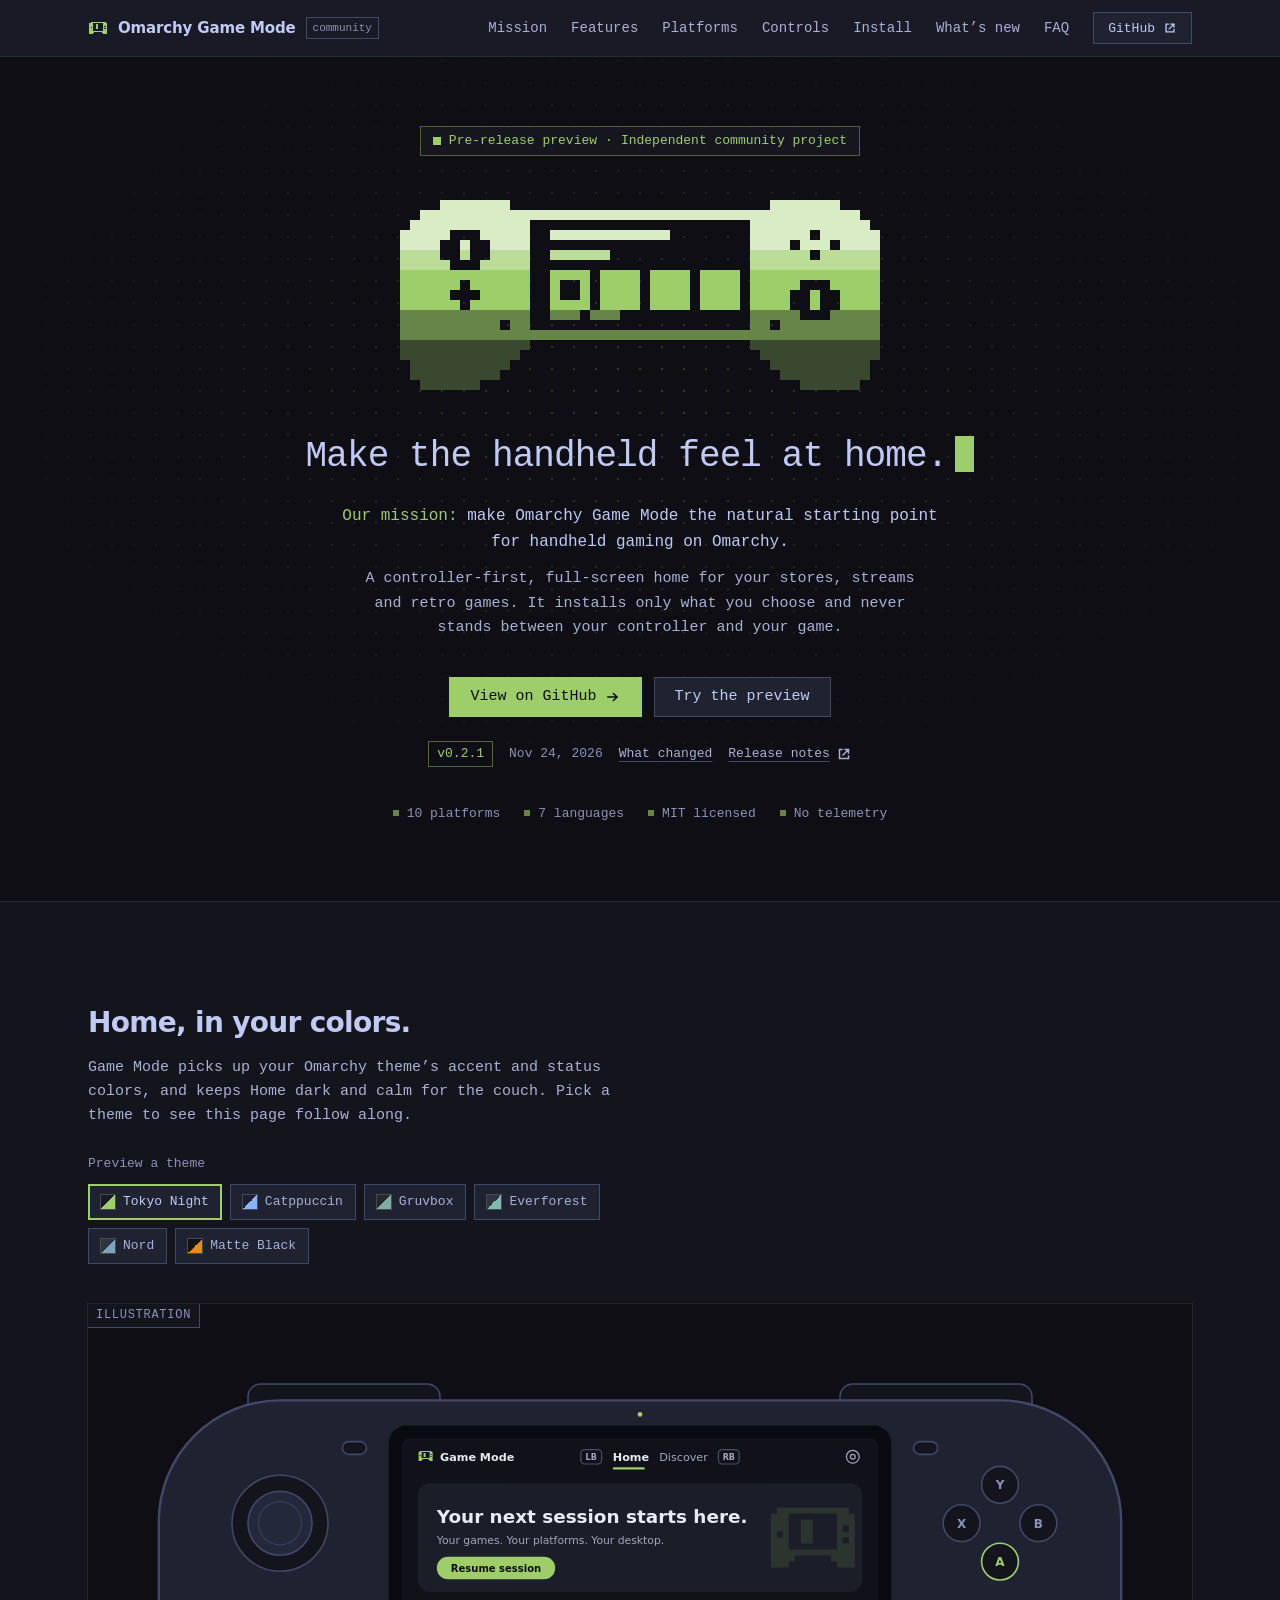
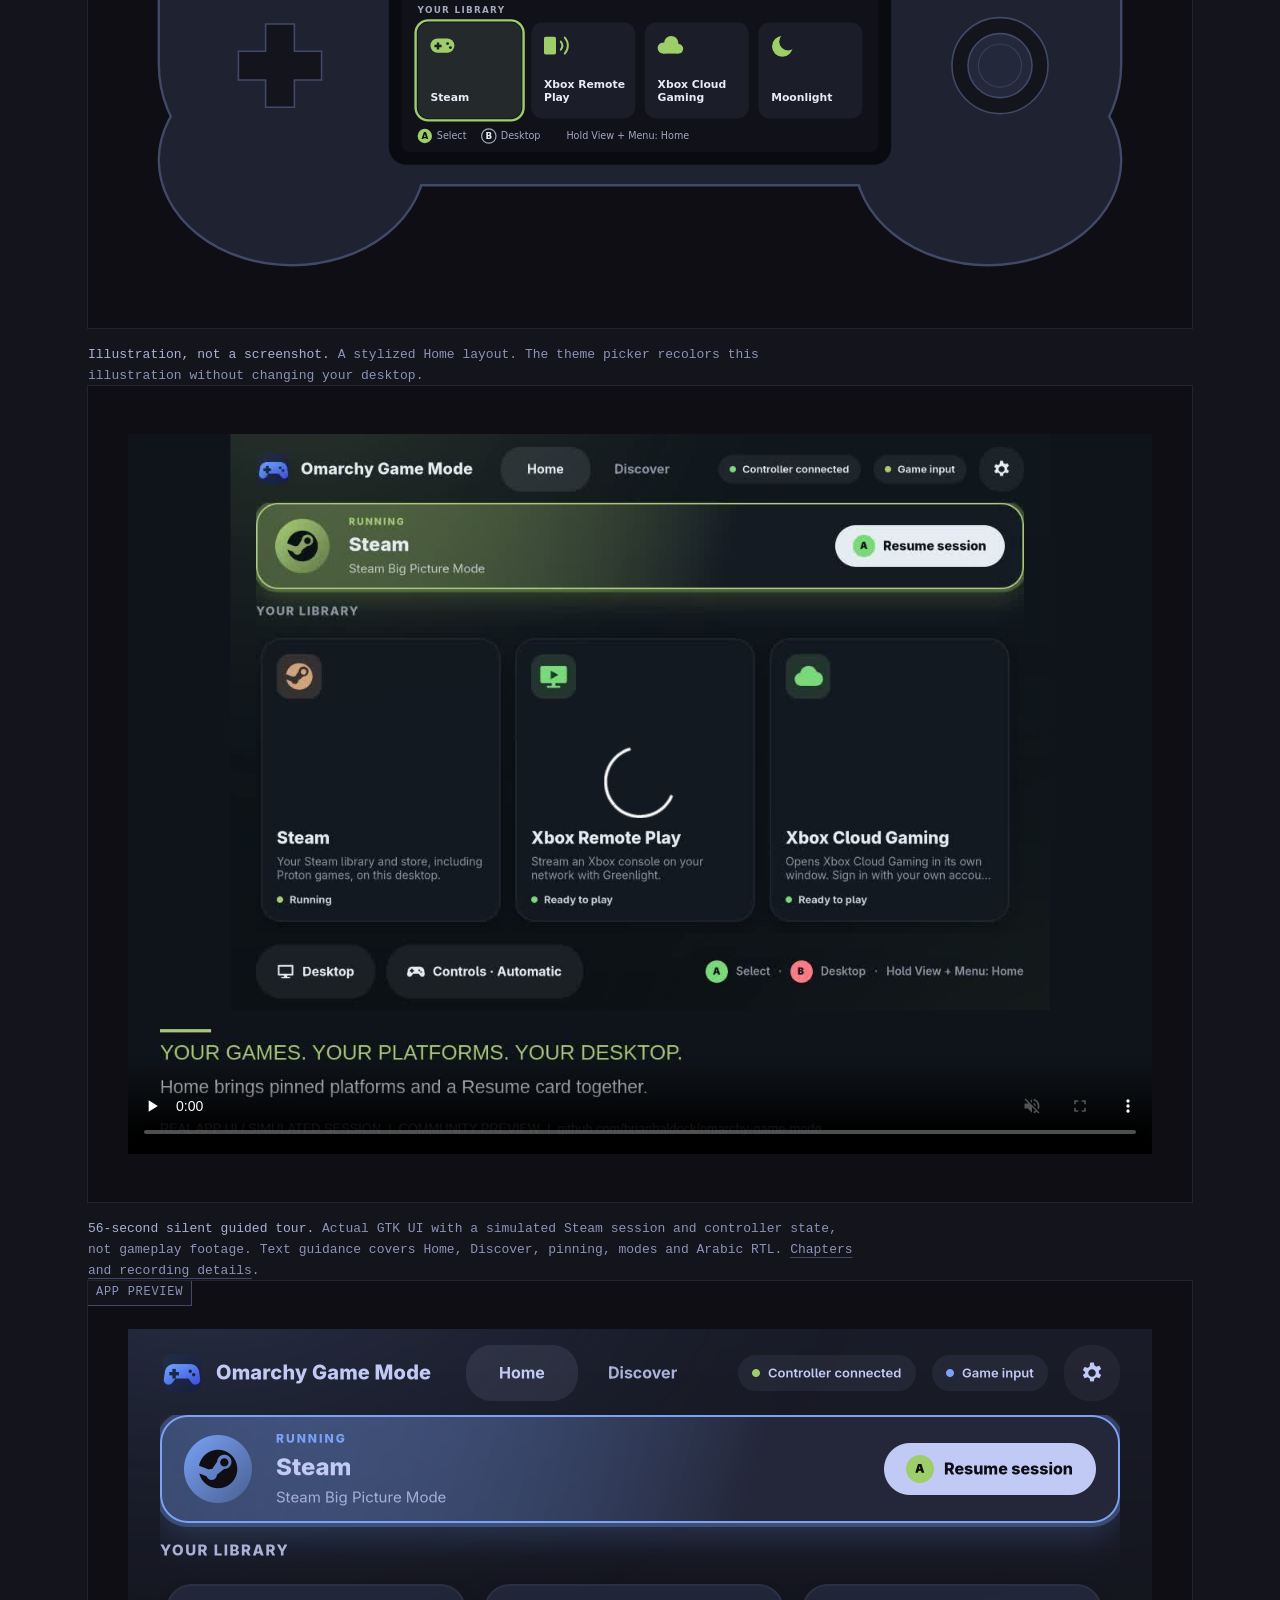
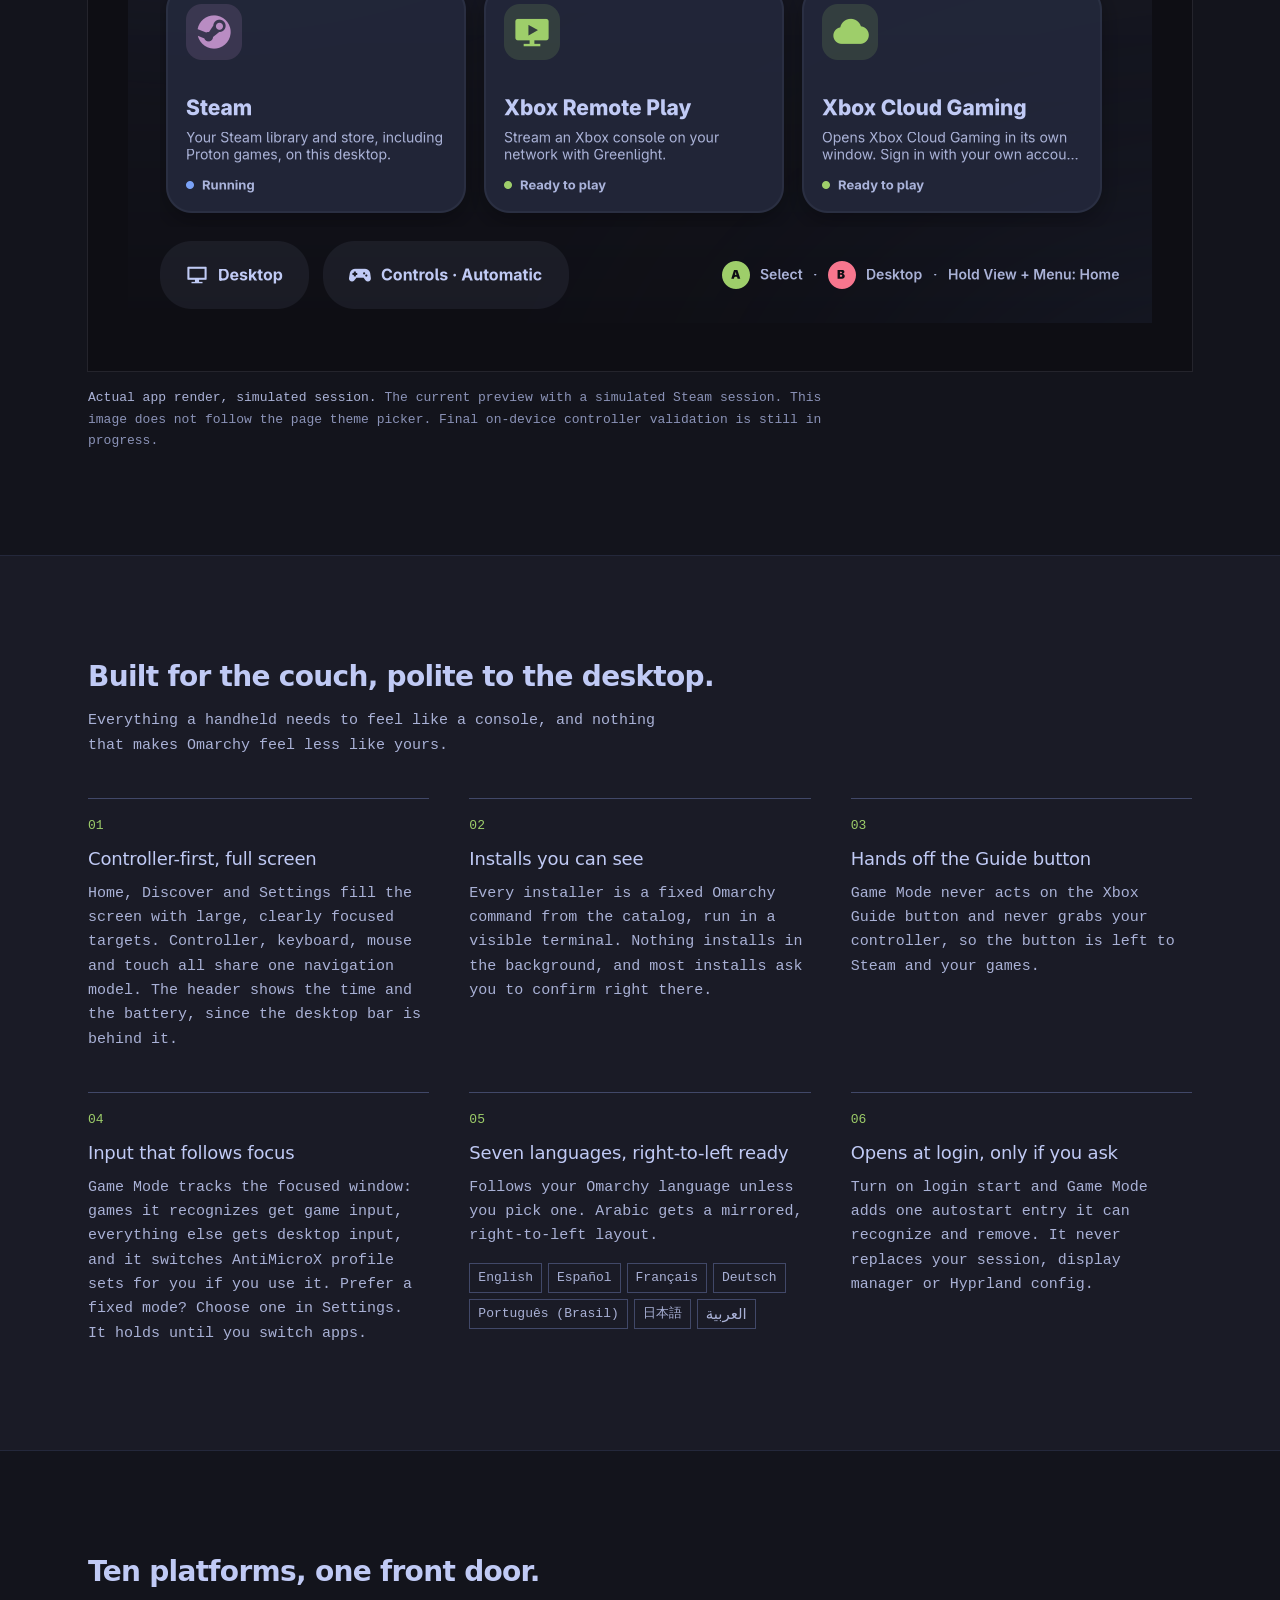
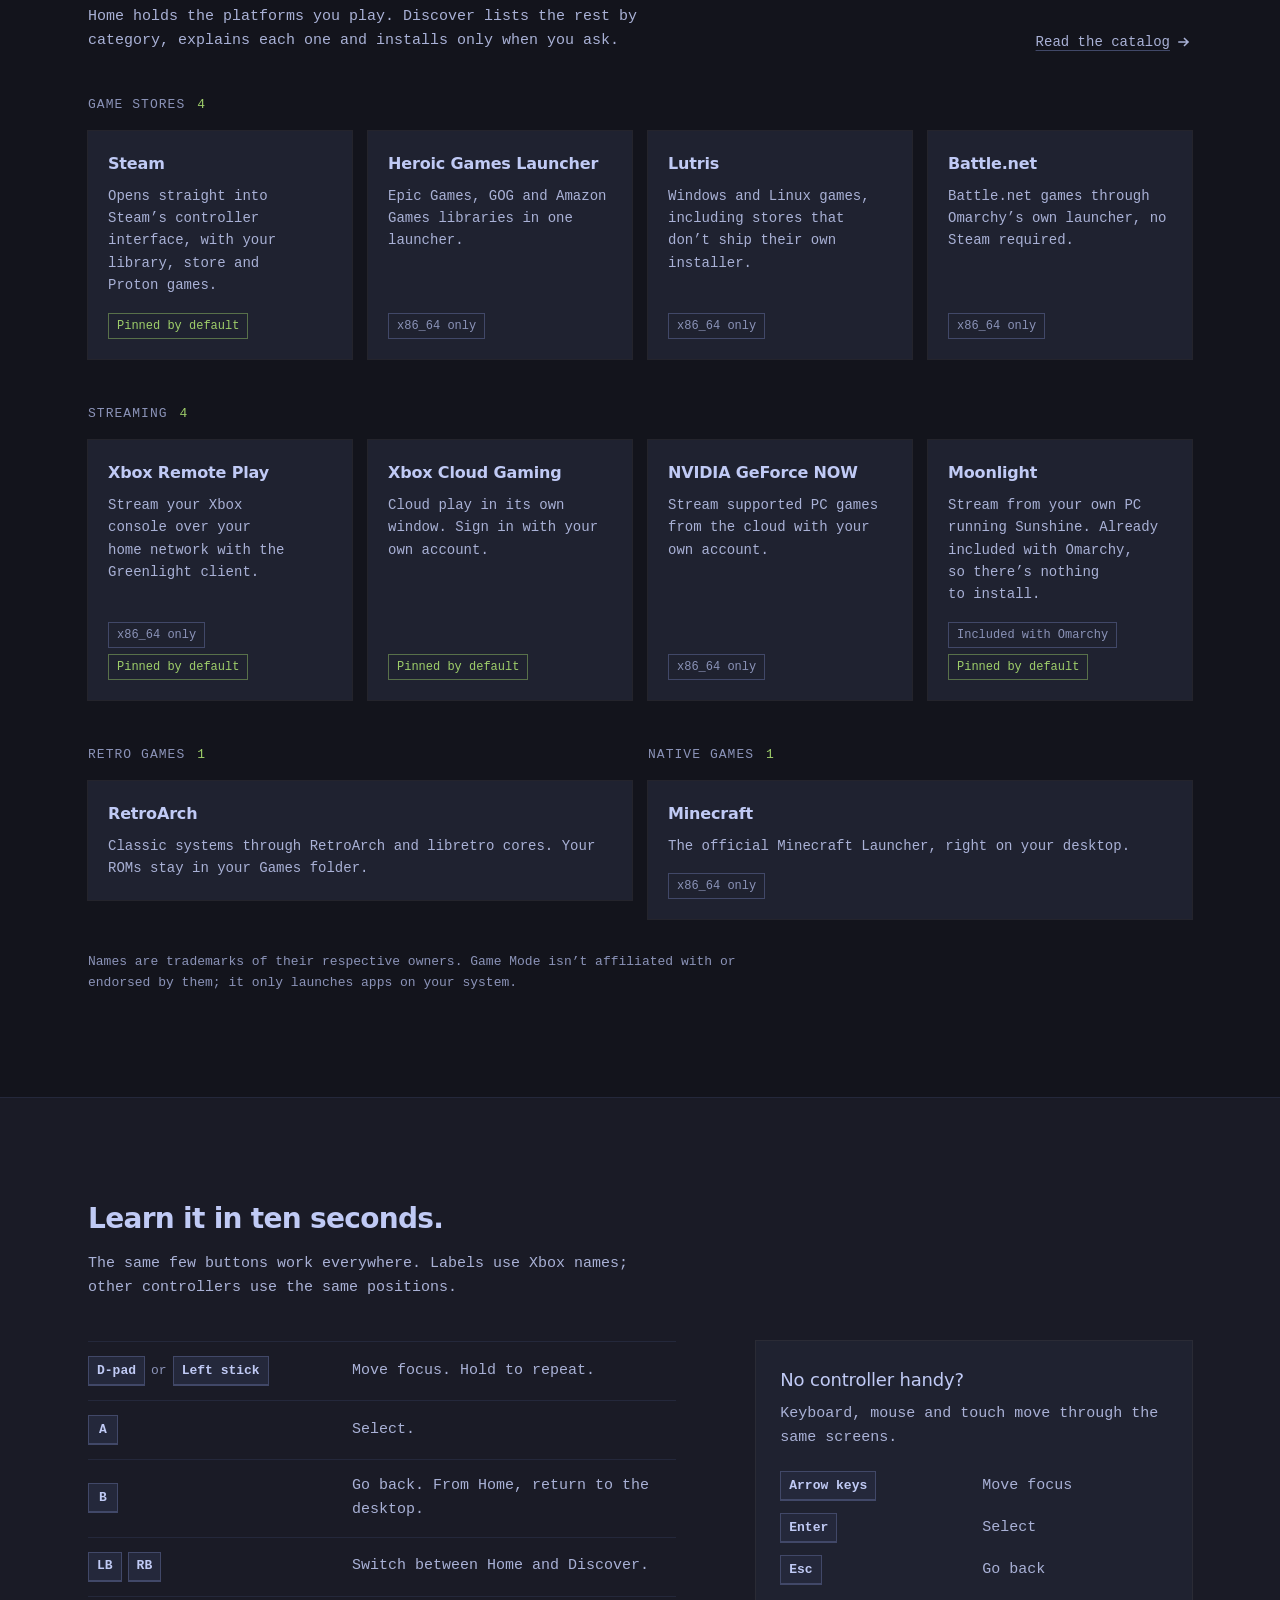
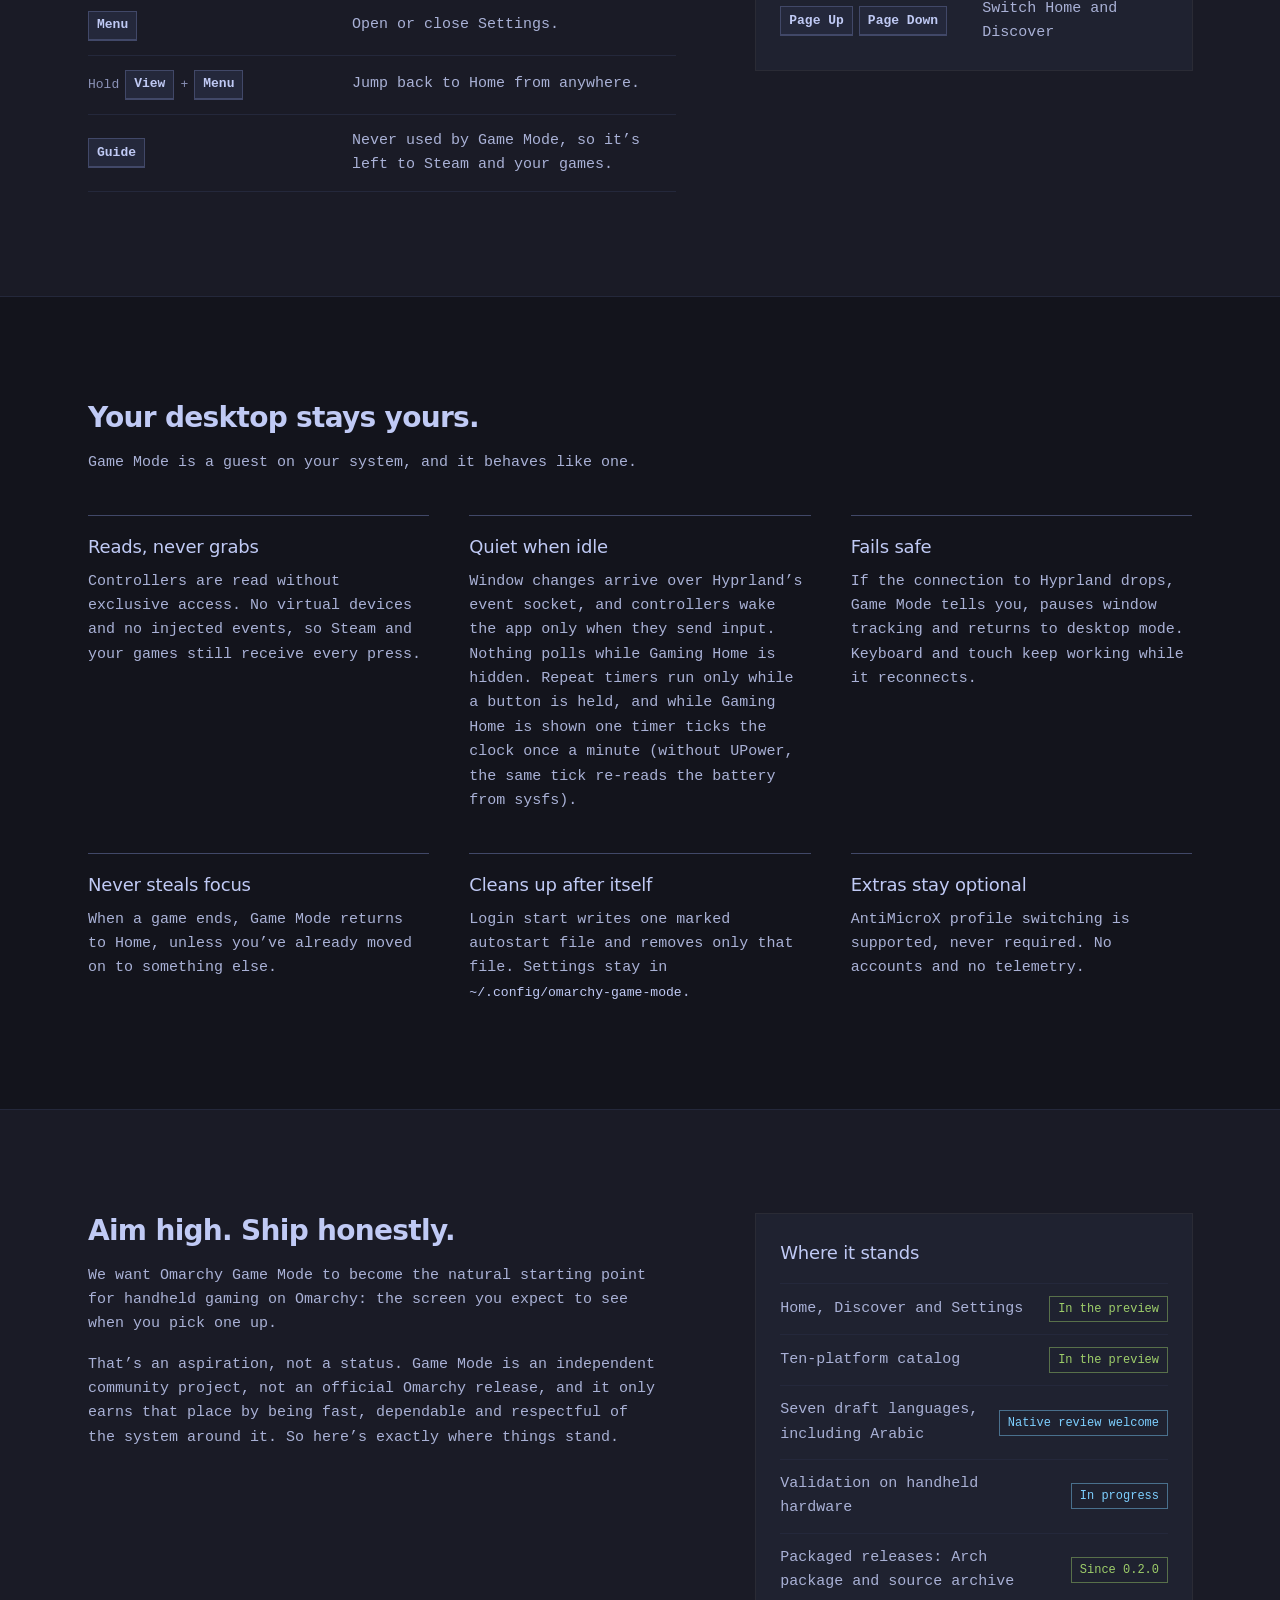
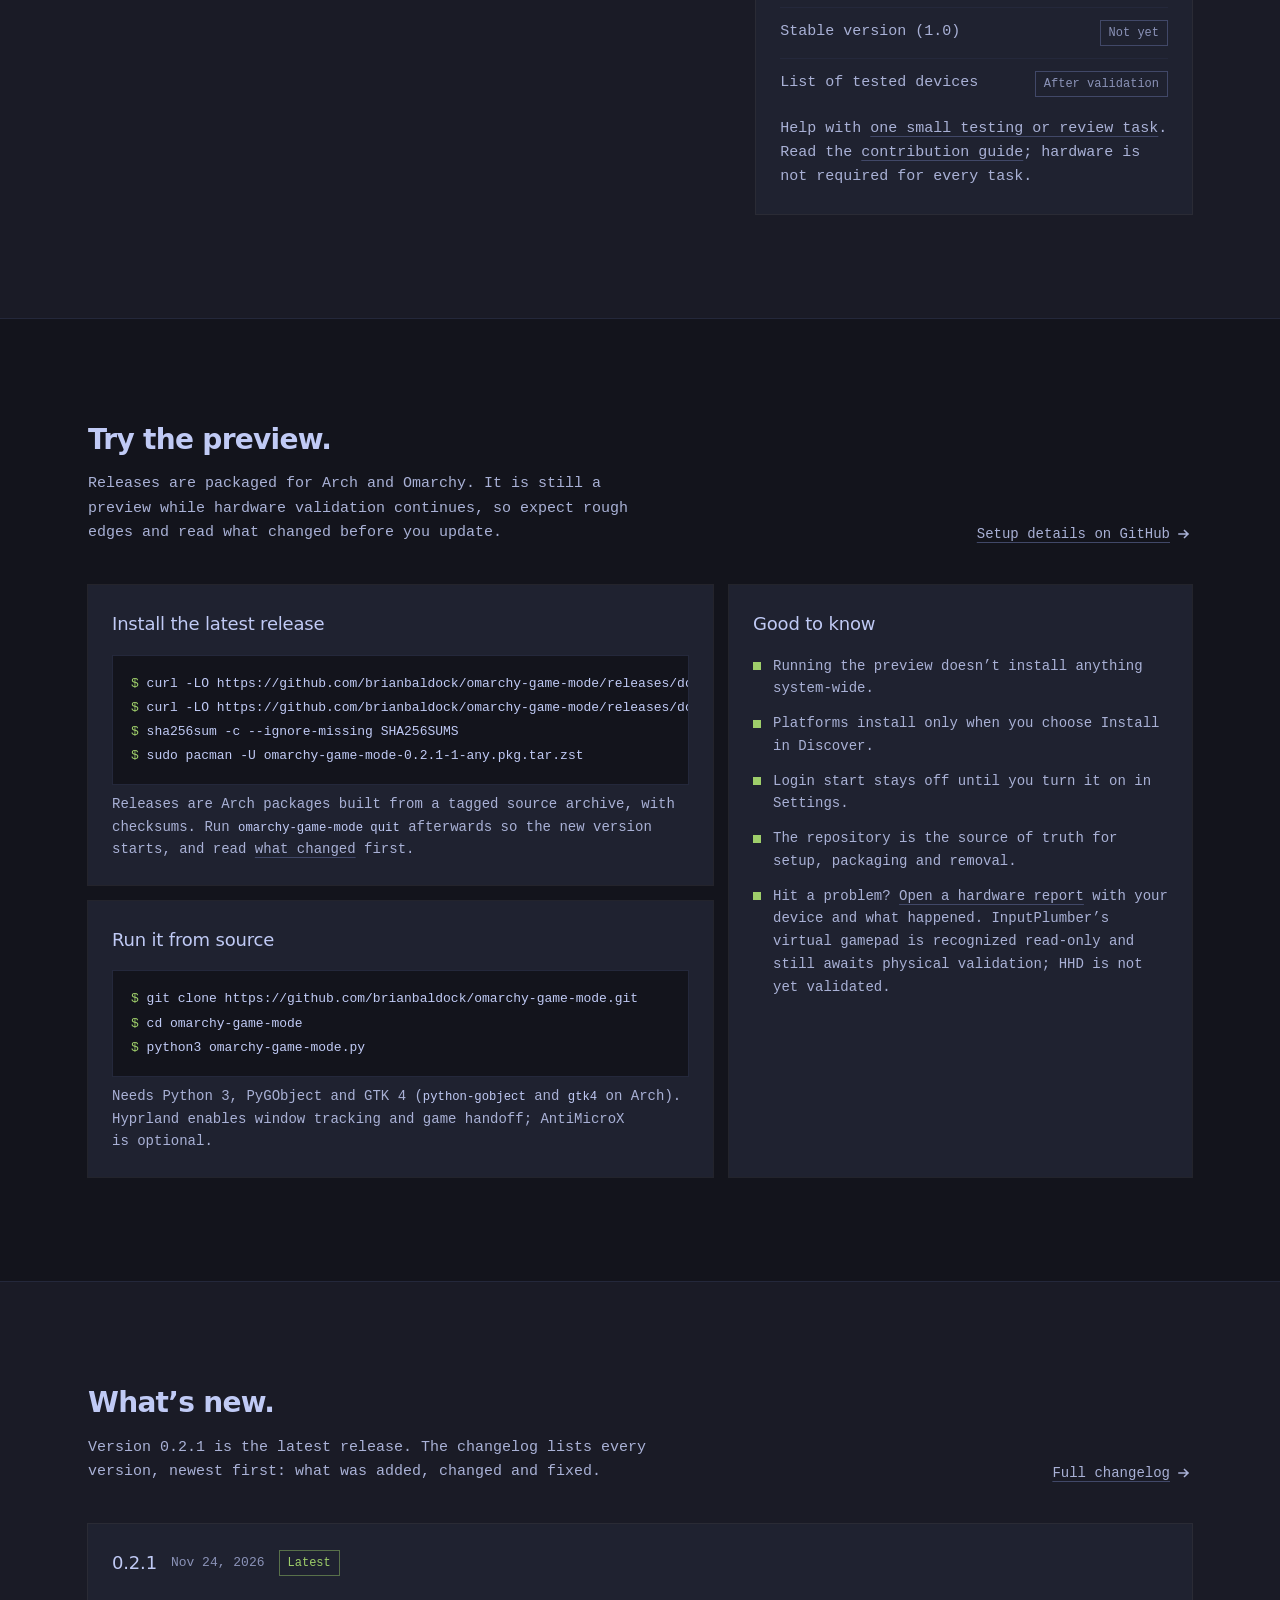
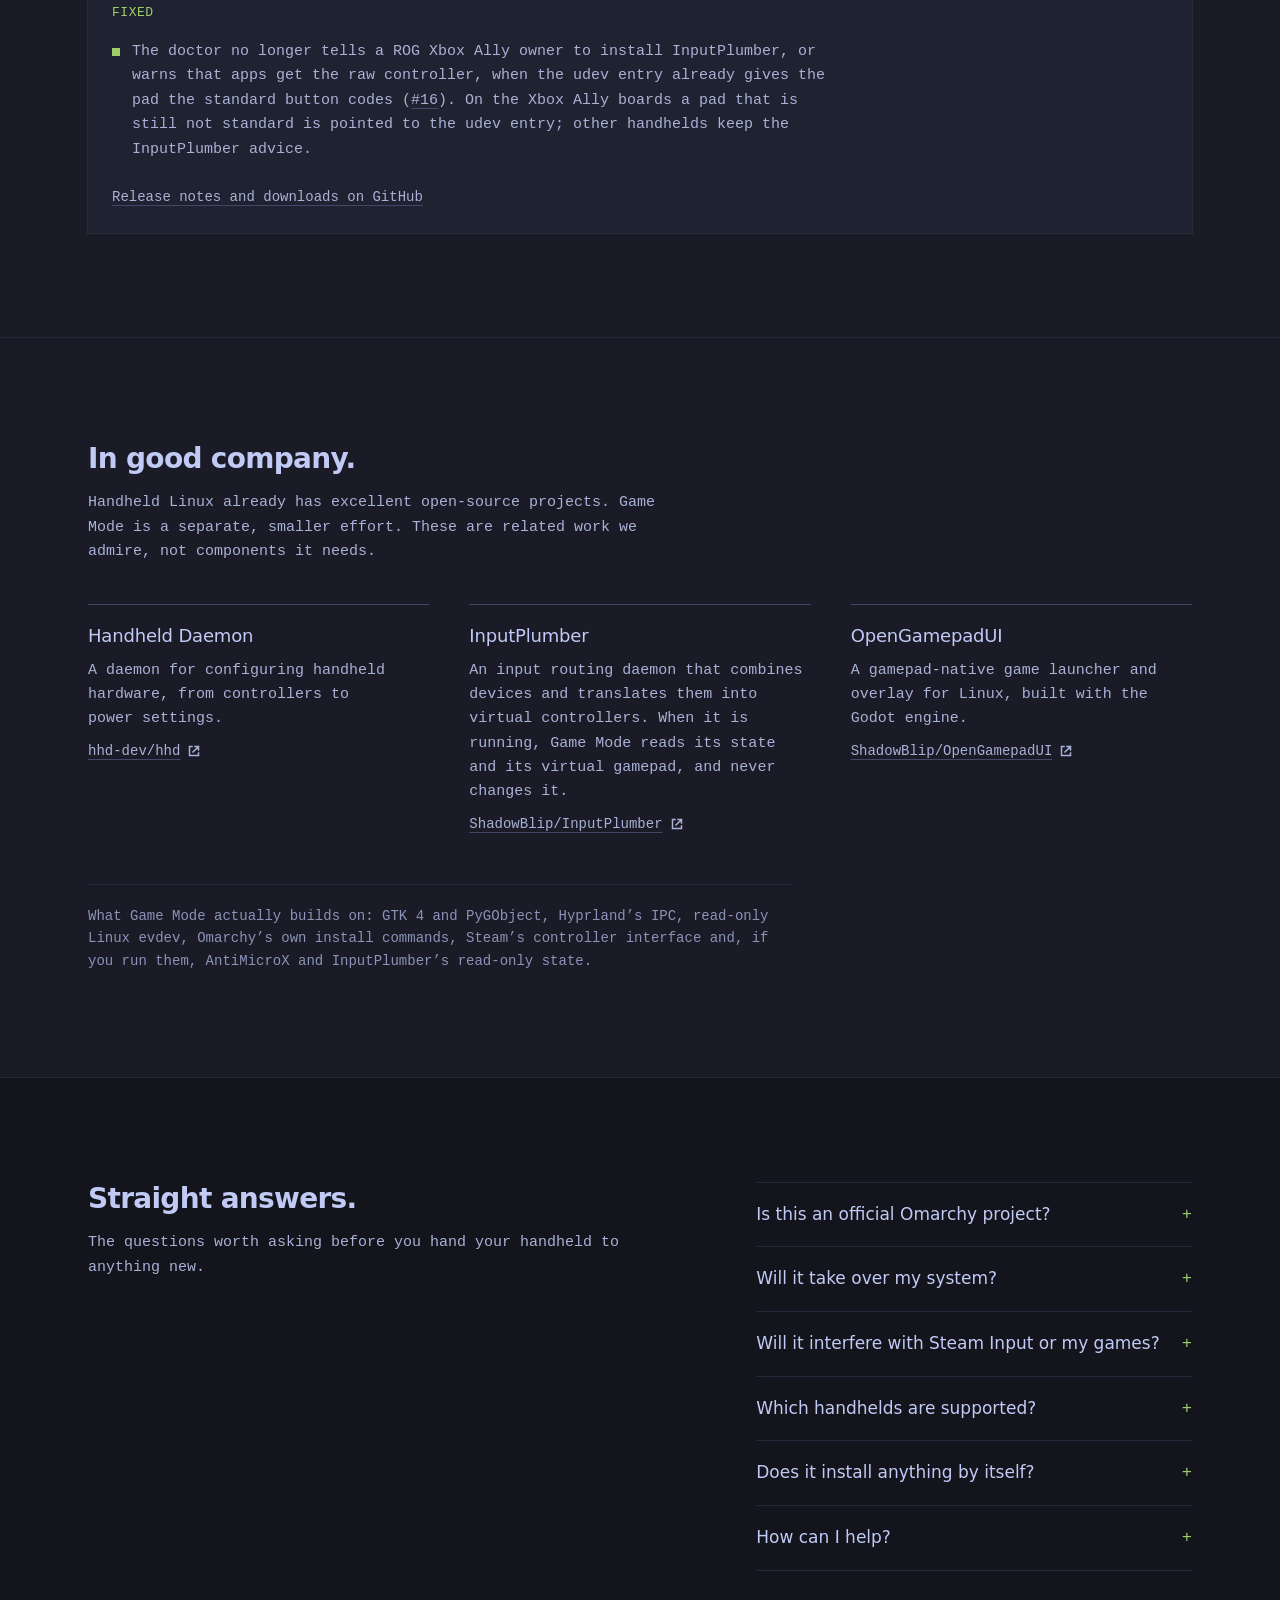
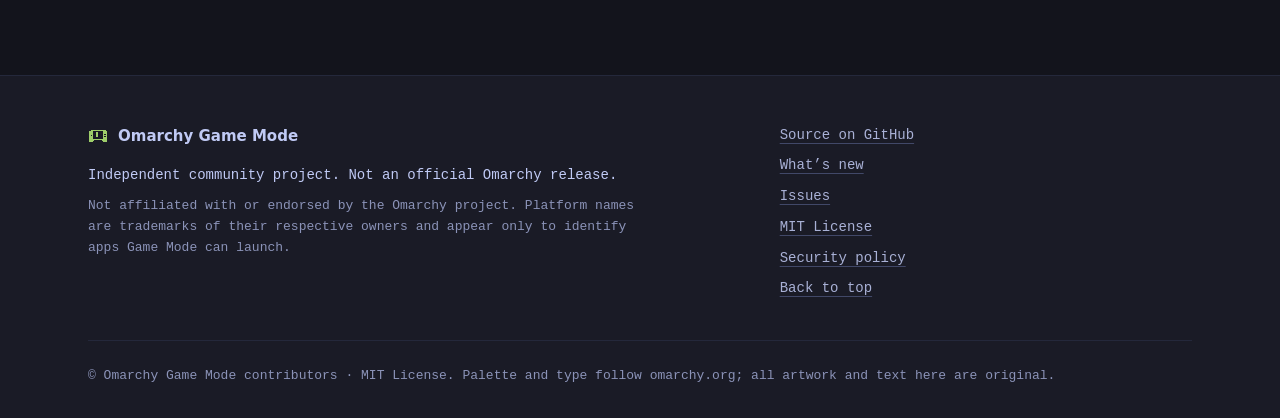
<file: site/index.html>
<!doctype html>
<html lang="en" dir="ltr">
<head>
  <meta charset="utf-8">
  <meta name="viewport" content="width=device-width, initial-scale=1">
  <meta http-equiv="Content-Security-Policy" content="default-src 'none'; img-src 'self'; media-src 'self'; style-src 'self'; base-uri 'none'; form-action 'none'">
  <meta name="referrer" content="strict-origin-when-cross-origin">
  <title>Omarchy Game Mode — Make the handheld feel at home</title>
  <meta name="description" content="A controller-first, full-screen gaming home for Omarchy. An independent community project in pre-release preview, not an official Omarchy release.">
  <meta name="color-scheme" content="dark">
  <meta name="theme-color" content="#1a1b26">
  <link rel="canonical" href="https://brianbaldock.github.io/omarchy-game-mode/">
  <link rel="icon" href="assets/mark.svg" type="image/svg+xml">
  <link rel="apple-touch-icon" href="assets/apple-touch-icon.png">
  <link rel="stylesheet" href="styles.css">
  <meta property="og:type" content="website">
  <meta property="og:site_name" content="Omarchy Game Mode">
  <meta property="og:locale" content="en_US">
  <meta property="og:title" content="Omarchy Game Mode — Make the handheld feel at home">
  <meta property="og:description" content="A controller-first, full-screen home for handheld gaming on Omarchy. Independent community project, pre-release preview.">
  <meta property="og:url" content="https://brianbaldock.github.io/omarchy-game-mode/">
  <meta property="og:image" content="https://brianbaldock.github.io/omarchy-game-mode/assets/og-image.png">
  <meta property="og:image:type" content="image/png">
  <meta property="og:image:width" content="1200">
  <meta property="og:image:height" content="630">
  <meta property="og:image:alt" content="Pixel-art handheld above the line “Make the handheld feel at home.” Omarchy Game Mode, an independent community project in pre-release preview.">
  <meta name="twitter:card" content="summary_large_image">
</head>
<body>
  <svg class="sprite" aria-hidden="true" focusable="false">
    <symbol id="i-mark" viewBox="0 0 16 16"><path d="M2 3h12v1h-12zM1 4h3v1h-3zM12 4h3v1h-3zM1 5h3v1h-3zM6 5h2v1h-2zM12 5h3v1h-3zM1 6h3v1h-3zM6 6h2v1h-2zM12 6h1v1h-1zM14 6h1v1h-1zM1 7h1v1h-1zM3 7h1v1h-1zM6 7h2v1h-2zM12 7h3v1h-3zM1 8h3v1h-3zM6 8h2v1h-2zM12 8h1v1h-1zM14 8h1v1h-1zM1 9h3v1h-3zM12 9h3v1h-3zM1 10h14v1h-14zM1 11h4v1h-4zM11 11h4v1h-4zM1 12h3v1h-3zM12 12h3v1h-3z"/></symbol>
    <symbol id="i-arrow" viewBox="0 0 16 16"><path d="M3 8h9M8.5 4.5 12 8l-3.5 3.5" fill="none" stroke="currentColor" stroke-width="1.5" stroke-linecap="square"/></symbol>
    <symbol id="i-external" viewBox="0 0 16 16"><path d="M6 3.5H3.5v9h9V10M9 3.5h3.5V7M12.5 3.5 7 9" fill="none" stroke="currentColor" stroke-width="1.5" stroke-linecap="square"/></symbol>
  </svg>

  <a class="skip-link" href="#main">Skip to content</a>

  <header class="site-header">
    <div class="container header-bar">
      <a class="brand" href="#top">
        <svg class="brand-mark" aria-hidden="true" focusable="false"><use href="#i-mark"/></svg>
        <span class="brand-name">Omarchy Game Mode</span>
        <span class="brand-tag">community</span>
      </a>
      <nav class="site-nav" aria-label="Sections">
        <ul>
          <li><a href="#mission">Mission</a></li>
          <li><a href="#features">Features</a></li>
          <li><a href="#platforms">Platforms</a></li>
          <li><a href="#controls">Controls</a></li>
          <li><a href="#install">Install</a></li>
          <li><a href="changelog.html">What’s new</a></li>
          <li><a href="#faq">FAQ</a></li>
        </ul>
      </nav>
      <a class="btn btn-secondary btn-sm header-cta" href="https://github.com/brianbaldock/omarchy-game-mode">GitHub<span class="sr-only"> repository</span><svg class="icon" aria-hidden="true" focusable="false"><use href="#i-external"/></svg></a>
    </div>
  </header>

  <main id="main" tabindex="-1">
    <section class="hero" aria-labelledby="hero-title">
      <div class="container hero-inner">
        <a class="pill" href="#mission"><span class="pill-dot" aria-hidden="true"></span><span class="pill-text"><span>Pre-release preview</span> <span class="pill-sep" aria-hidden="true">·</span> <span>Independent community project</span></span></a>

        <svg class="hero-art" viewBox="0 0 48 19" aria-hidden="true" focusable="false">
          <defs>
            <linearGradient id="bands" gradientUnits="userSpaceOnUse" x1="0" y1="0" x2="0" y2="19">
              <stop class="b-crest" offset="0"/><stop class="b-crest" offset=".263"/>
              <stop class="b-hover" offset=".263"/><stop class="b-hover" offset=".368"/>
              <stop class="b-lit" offset=".368"/><stop class="b-lit" offset=".579"/>
              <stop class="b-mid" offset=".579"/><stop class="b-mid" offset=".737"/>
              <stop class="b-dim" offset=".737"/><stop class="b-dim" offset="1"/>
            </linearGradient>
          </defs>
          <path fill="url(#bands)" d="M4 0h7v1h-7zM37 0h7v1h-7zM2 1h44v1h-44zM1 2h12v1h-12zM35 2h12v1h-12zM0 3h5v1h-5zM8 3h5v1h-5zM15 3h12v1h-12zM35 3h6v1h-6zM42 3h6v1h-6zM0 4h4v1h-4zM6 4h1v1h-1zM9 4h4v1h-4zM35 4h4v1h-4zM40 4h3v1h-3zM44 4h4v1h-4zM0 5h4v1h-4zM6 5h1v1h-1zM9 5h4v1h-4zM15 5h6v1h-6zM35 5h6v1h-6zM42 5h6v1h-6zM0 6h5v1h-5zM8 6h5v1h-5zM35 6h13v1h-13zM0 7h13v1h-13zM15 7h4v1h-4zM20 7h4v1h-4zM25 7h4v1h-4zM30 7h4v1h-4zM35 7h13v1h-13zM0 8h6v1h-6zM7 8h6v1h-6zM15 8h1v1h-1zM18 8h1v1h-1zM20 8h4v1h-4zM25 8h4v1h-4zM30 8h4v1h-4zM35 8h5v1h-5zM43 8h5v1h-5zM0 9h5v1h-5zM8 9h5v1h-5zM15 9h1v1h-1zM18 9h1v1h-1zM20 9h4v1h-4zM25 9h4v1h-4zM30 9h4v1h-4zM35 9h4v1h-4zM41 9h1v1h-1zM44 9h4v1h-4zM0 10h6v1h-6zM7 10h6v1h-6zM15 10h4v1h-4zM20 10h4v1h-4zM25 10h4v1h-4zM30 10h4v1h-4zM35 10h4v1h-4zM41 10h1v1h-1zM44 10h4v1h-4zM0 11h13v1h-13zM15 11h3v1h-3zM19 11h3v1h-3zM35 11h5v1h-5zM43 11h5v1h-5zM0 12h10v1h-10zM11 12h2v1h-2zM35 12h2v1h-2zM38 12h10v1h-10zM0 13h48v1h-48zM0 14h13v1h-13zM35 14h13v1h-13zM0 15h12v1h-12zM36 15h12v1h-12zM1 16h10v1h-10zM37 16h10v1h-10zM1 17h9v1h-9zM38 17h9v1h-9zM2 18h6v1h-6zM40 18h6v1h-6z"/>
        </svg>

        <h1 id="hero-title" class="hero-title">Make the handheld feel at home.<span class="caret" aria-hidden="true"></span></h1>
        <p class="hero-mission"><strong>Our mission:</strong> make Omarchy Game Mode the natural starting point for handheld gaming on Omarchy.</p>
        <p class="hero-lede">A controller-first, full-screen home for your stores, streams and retro games. It installs only what you choose and never stands between your controller and your game.</p>

        <div class="hero-actions">
          <a class="btn btn-primary" href="https://github.com/brianbaldock/omarchy-game-mode">View on GitHub<svg class="icon" aria-hidden="true" focusable="false"><use href="#i-arrow"/></svg></a>
          <a class="btn btn-secondary" href="#install">Try the preview</a>
        </div>

        <!-- release:hero:start -->
        <p class="hero-release"><span class="release-tag">v0.2.1</span><time datetime="2026-11-24">Nov 24, 2026</time><a href="changelog.html">What changed</a><a href="https://github.com/brianbaldock/omarchy-game-mode/releases/tag/v0.2.1">Release notes<svg class="icon" aria-hidden="true" focusable="false"><use href="#i-external"/></svg></a></p>
        <!-- release:hero:end -->

        <ul class="hero-meta" aria-label="At a glance">
          <li>10 platforms</li>
          <li>7 languages</li>
          <li>MIT licensed</li>
          <li>No telemetry</li>
        </ul>
      </div>
    </section>

    <section id="preview" class="section band-deep" aria-labelledby="preview-title">
      <div class="container">
        <div class="section-head">
          <div>
            <h2 id="preview-title">Home, in your colors.</h2>
            <p class="lede">Game Mode picks up your Omarchy theme’s accent and status colors, and keeps Home dark and calm for the couch. Pick a theme to see this page follow along.</p>
          </div>
          <fieldset class="theme-picker">
            <legend>Preview a theme</legend>
            <div class="swatches">
              <input type="radio" name="theme" id="theme-tokyo-night" value="tokyo-night" checked>
              <label for="theme-tokyo-night"><span class="chip" aria-hidden="true"></span>Tokyo Night</label>
              <input type="radio" name="theme" id="theme-catppuccin" value="catppuccin">
              <label for="theme-catppuccin"><span class="chip" aria-hidden="true"></span>Catppuccin</label>
              <input type="radio" name="theme" id="theme-gruvbox" value="gruvbox">
              <label for="theme-gruvbox"><span class="chip" aria-hidden="true"></span>Gruvbox</label>
              <input type="radio" name="theme" id="theme-everforest" value="everforest">
              <label for="theme-everforest"><span class="chip" aria-hidden="true"></span>Everforest</label>
              <input type="radio" name="theme" id="theme-nord" value="nord">
              <label for="theme-nord"><span class="chip" aria-hidden="true"></span>Nord</label>
              <input type="radio" name="theme" id="theme-matte-black" value="matte-black">
              <label for="theme-matte-black"><span class="chip" aria-hidden="true"></span>Matte Black</label>
            </div>
          </fieldset>
        </div>

        <figure class="mockup">
          <div class="mockup-frame">
            <span class="figure-tag" aria-hidden="true">Illustration</span>
            <svg class="mockup-art" viewBox="0 0 1280 660" role="img" aria-labelledby="mock-title mock-desc">
              <title id="mock-title">Illustration of the Omarchy Game Mode Home screen on a handheld</title>
              <desc id="mock-desc">A stylized handheld shows Home: Home and Discover tabs, a banner reading “Your next session starts here.” with a Resume session button, four pinned platforms (Steam, Xbox Remote Play, Xbox Cloud Gaming and Moonlight) with Steam focused, and controller hints along the bottom.</desc>
              <rect class="m-ctl" x="150" y="40" width="240" height="40" rx="16"/>
              <rect class="m-ctl" x="890" y="40" width="240" height="40" rx="16"/>
              <g class="m-shell-edge">
                <rect x="40" y="62" width="1200" height="478" rx="150"/>
                <ellipse cx="205" cy="510" rx="165" ry="130"/>
                <ellipse cx="1075" cy="510" rx="165" ry="130"/>
              </g>
              <g class="m-shell">
                <rect x="40" y="62" width="1200" height="478" rx="150"/>
                <ellipse cx="205" cy="510" rx="165" ry="130"/>
                <ellipse cx="1075" cy="510" rx="165" ry="130"/>
              </g>
              <circle class="m-led" cx="640" cy="78" r="3"/>
              <rect class="m-ctl" x="268" y="112" width="30" height="16" rx="8"/>
              <rect class="m-ctl" x="982" y="112" width="30" height="16" rx="8"/>
              <circle class="m-ctl" cx="190" cy="214" r="60"/>
              <circle class="m-cap" cx="190" cy="214" r="40"/>
              <circle class="m-cap-ring" cx="190" cy="214" r="27"/>
              <path class="m-ctl" d="M172 340h36v34h34v36h-34v34h-36v-34h-34v-36h34z"/>
              <circle class="m-btn" cx="1090" cy="166" r="23"/>
              <circle class="m-btn" cx="1042" cy="214" r="23"/>
              <circle class="m-btn" cx="1138" cy="214" r="23"/>
              <circle class="m-btn m-btn-a" cx="1090" cy="262" r="23"/>
              <text class="m-btn-t" x="1090" y="171.5" text-anchor="middle">Y</text>
              <text class="m-btn-t" x="1042" y="219.5" text-anchor="middle">X</text>
              <text class="m-btn-t" x="1138" y="219.5" text-anchor="middle">B</text>
              <text class="m-btn-t m-btn-at" x="1090" y="267.5" text-anchor="middle">A</text>
              <circle class="m-ctl" cx="1090" cy="392" r="60"/>
              <circle class="m-cap" cx="1090" cy="392" r="40"/>
              <circle class="m-cap-ring" cx="1090" cy="392" r="27"/>

              <rect class="m-bezel" x="326" y="92" width="628" height="424" rx="22"/>
              <rect class="m-screen" x="342" y="108" width="596" height="392" rx="10"/>

              <use class="m-accent" href="#i-mark" x="362" y="120" width="20" height="20"/>
              <text class="m-text" x="390" y="136" font-size="14" font-weight="600">Game Mode</text>
              <rect class="m-chip" x="566" y="122" width="26" height="18" rx="5"/>
              <text class="m-muted" x="579" y="135" font-size="10" font-weight="600" text-anchor="middle">LB</text>
              <text class="m-text" x="606" y="136" font-size="14" font-weight="600">Home</text>
              <rect class="m-accent" x="606" y="144" width="40" height="3" rx="1.5"/>
              <text class="m-muted" x="664" y="136" font-size="14">Discover</text>
              <rect class="m-chip" x="738" y="122" width="26" height="18" rx="5"/>
              <text class="m-muted" x="751" y="135" font-size="10" font-weight="600" text-anchor="middle">RB</text>
              <circle class="m-ring" cx="906" cy="131" r="8"/>
              <circle class="m-ring" cx="906" cy="131" r="3"/>

              <rect class="m-card" x="362" y="164" width="556" height="136" rx="16"/>
              <use class="m-accent m-faint" href="#i-mark" x="796" y="172" width="120" height="120"/>
              <text class="m-text" x="386" y="214" font-size="23" font-weight="650">Your next session starts here.</text>
              <text class="m-muted" x="386" y="240" font-size="13.5">Your games. Your platforms. Your desktop.</text>
              <rect class="m-accent" x="386" y="256" width="148" height="28" rx="14"/>
              <text class="m-ink" x="460" y="274.5" font-size="12.5" font-weight="650" text-anchor="middle">Resume session</text>

              <text class="m-muted" x="362" y="326" font-size="11" font-weight="650" letter-spacing="1.6">YOUR LIBRARY</text>
              <rect class="m-card" x="362" y="338" width="130" height="120" rx="14"/>
              <rect class="m-card" x="504" y="338" width="130" height="120" rx="14"/>
              <rect class="m-card" x="646" y="338" width="130" height="120" rx="14"/>
              <rect class="m-card" x="788" y="338" width="130" height="120" rx="14"/>
              <rect class="m-focus-fill" x="362" y="338" width="130" height="120" rx="14"/>
              <rect class="m-focus" x="359.5" y="335.5" width="135" height="125" rx="16"/>

              <rect class="m-accent" x="378" y="358" width="30" height="18" rx="9"/>
              <path class="m-cut" d="M383 366h3v-3h3v3h3v3h-3v3h-3v-3h-3z"/>
              <circle class="m-cut" cx="399.5" cy="364.5" r="1.8"/>
              <circle class="m-cut" cx="403" cy="369.5" r="1.8"/>
              <text class="m-text" x="378" y="436" font-size="13.5" font-weight="600">Steam</text>

              <rect class="m-accent" x="520" y="356" width="15" height="22" rx="2"/>
              <path class="m-accent-line" d="M541 362a8 8 0 0 1 0 10M546 357a15 15 0 0 1 0 20"/>
              <text class="m-text" x="520" y="420" font-size="13.5" font-weight="600">Xbox Remote</text>
              <text class="m-text" x="520" y="436" font-size="13.5" font-weight="600">Play</text>

              <circle class="m-accent" cx="669" cy="370" r="7"/>
              <circle class="m-accent" cx="679" cy="364" r="9"/>
              <circle class="m-accent" cx="688" cy="371" r="6"/>
              <rect class="m-accent" x="669" y="370" width="19" height="7"/>
              <text class="m-text" x="662" y="420" font-size="13.5" font-weight="600">Xbox Cloud</text>
              <text class="m-text" x="662" y="436" font-size="13.5" font-weight="600">Gaming</text>

              <circle class="m-accent" cx="818" cy="368" r="13"/>
              <circle class="m-card" cx="825" cy="362" r="11"/>
              <text class="m-text" x="804" y="436" font-size="13.5" font-weight="600">Moonlight</text>

              <circle class="m-accent" cx="371" cy="480" r="9"/>
              <text class="m-ink" x="371" y="484" font-size="11" font-weight="700" text-anchor="middle">A</text>
              <text class="m-muted" x="386" y="484" font-size="12">Select</text>
              <circle class="m-ring" cx="451" cy="480" r="9"/>
              <text class="m-text" x="451" y="484" font-size="11" font-weight="700" text-anchor="middle">B</text>
              <text class="m-muted" x="466" y="484" font-size="12">Desktop</text>
              <text class="m-muted" x="548" y="484" font-size="12">Hold View + Menu: Home</text>
            </svg>
          </div>
          <figcaption><strong>Illustration, not a screenshot.</strong> A stylized Home layout. The theme picker recolors this illustration without changing your desktop.</figcaption>
        </figure>
        <figure class="mockup">
          <div class="mockup-frame">
            <video class="mockup-art" controls playsinline muted preload="none" poster="assets/demo-poster.jpg" width="1280" height="900" aria-label="Silent guided walkthrough of Omarchy Game Mode">
              <source src="assets/omarchy-game-mode-demo.mp4" type="video/mp4">
              <track kind="captions" src="assets/demo-captions.vtt" srclang="en" label="English guidance">
              <a href="assets/omarchy-game-mode-demo.mp4">Download the silent walkthrough</a>.
            </video>
          </div>
          <figcaption><strong>56-second silent guided tour.</strong> Actual GTK UI with a simulated Steam session and controller state, not gameplay footage. Text guidance covers Home, Discover, pinning, modes and Arabic RTL. <a href="https://github.com/brianbaldock/omarchy-game-mode/blob/main/media/README.md">Chapters and recording details</a>.</figcaption>
        </figure>
        <figure class="mockup">
          <div class="mockup-frame">
            <span class="figure-tag" aria-hidden="true">App preview</span>
            <img class="mockup-art" src="assets/home-preview.png" width="1024" height="594" loading="lazy" alt="Omarchy Game Mode Home, with Steam Resume, pinned gaming platforms, and desktop and controller-mode controls.">
          </div>
          <figcaption><strong>Actual app render, simulated session.</strong> The current preview with a simulated Steam session. This image does not follow the page theme picker. Final on-device controller validation is still in progress.</figcaption>
        </figure>
      </div>
    </section>

    <section id="features" class="section" aria-labelledby="features-title">
      <div class="container">
        <div class="section-head">
          <div>
            <h2 id="features-title">Built for the couch, polite to the desktop.</h2>
            <p class="lede">Everything a handheld needs to feel like a console, and nothing that makes Omarchy feel less like yours.</p>
          </div>
        </div>
        <ul class="rules">
          <li>
            <span class="rule-index" aria-hidden="true">01</span>
            <h3>Controller-first, full screen</h3>
            <p>Home, Discover and Settings fill the screen with large, clearly focused targets. Controller, keyboard, mouse and touch all share one navigation model. The header shows the time and the battery, since the desktop bar is behind it.</p>
          </li>
          <li>
            <span class="rule-index" aria-hidden="true">02</span>
            <h3>Installs you can see</h3>
            <p>Every installer is a fixed Omarchy command from the catalog, run in a visible terminal. Nothing installs in the background, and most installs ask you to confirm right there.</p>
          </li>
          <li>
            <span class="rule-index" aria-hidden="true">03</span>
            <h3>Hands off the Guide button</h3>
            <p>Game Mode never acts on the Xbox Guide button and never grabs your controller, so the button is left to Steam and your games.</p>
          </li>
          <li>
            <span class="rule-index" aria-hidden="true">04</span>
            <h3>Input that follows focus</h3>
            <p>Game Mode tracks the focused window: games it recognizes get game input, everything else gets desktop input, and it switches AntiMicroX profile sets for you if you use it. Prefer a fixed mode? Choose one in Settings. It holds until you switch apps.</p>
          </li>
          <li>
            <span class="rule-index" aria-hidden="true">05</span>
            <h3>Seven languages, right-to-left ready</h3>
            <p>Follows your Omarchy language unless you pick one. Arabic gets a mirrored, right-to-left layout.</p>
            <ul class="langs" aria-label="Supported languages">
              <li lang="en">English</li>
              <li lang="es">Español</li>
              <li lang="fr">Français</li>
              <li lang="de">Deutsch</li>
              <li lang="pt-BR">Português (Brasil)</li>
              <li lang="ja">日本語</li>
              <li lang="ar" dir="rtl">العربية</li>
            </ul>
          </li>
          <li>
            <span class="rule-index" aria-hidden="true">06</span>
            <h3>Opens at login, only if you ask</h3>
            <p>Turn on login start and Game Mode adds one autostart entry it can recognize and remove. It never replaces your session, display manager or Hyprland config.</p>
          </li>
        </ul>
      </div>
    </section>

    <section id="platforms" class="section band-deep" aria-labelledby="platforms-title">
      <div class="container">
        <div class="section-head">
          <div>
            <h2 id="platforms-title">Ten platforms, one front door.</h2>
            <p class="lede">Home holds the platforms you play. Discover lists the rest by category, explains each one and installs only when you ask.</p>
          </div>
          <a class="head-link" href="https://github.com/brianbaldock/omarchy-game-mode/blob/main/data/catalog.json">Read the catalog<svg class="icon" aria-hidden="true" focusable="false"><use href="#i-arrow"/></svg></a>
        </div>

        <div class="platform-groups">
          <section class="platform-group" aria-labelledby="cat-stores">
            <h3 id="cat-stores">Game stores <span class="count">4</span></h3>
            <ul class="platform-list">
              <li class="platform">
                <p class="platform-name">Steam</p>
                <p>Opens straight into Steam’s controller interface, with your library, store and Proton games.</p>
                <p class="tags"><span class="tag tag-pin">Pinned by default</span></p>
              </li>
              <li class="platform">
                <p class="platform-name">Heroic Games Launcher</p>
                <p>Epic Games, GOG and Amazon Games libraries in one launcher.</p>
                <p class="tags"><span class="tag">x86_64 only</span></p>
              </li>
              <li class="platform">
                <p class="platform-name">Lutris</p>
                <p>Windows and Linux games, including stores that don’t ship their own installer.</p>
                <p class="tags"><span class="tag">x86_64 only</span></p>
              </li>
              <li class="platform">
                <p class="platform-name">Battle.net</p>
                <p>Battle.net games through Omarchy’s own launcher, no Steam required.</p>
                <p class="tags"><span class="tag">x86_64 only</span></p>
              </li>
            </ul>
          </section>

          <section class="platform-group" aria-labelledby="cat-streaming">
            <h3 id="cat-streaming">Streaming <span class="count">4</span></h3>
            <ul class="platform-list">
              <li class="platform">
                <p class="platform-name">Xbox Remote Play</p>
                <p>Stream your Xbox console over your home network with the Greenlight client.</p>
                <p class="tags"><span class="tag">x86_64 only</span><span class="tag tag-pin">Pinned by default</span></p>
              </li>
              <li class="platform">
                <p class="platform-name">Xbox Cloud Gaming</p>
                <p>Cloud play in its own window. Sign in with your own account.</p>
                <p class="tags"><span class="tag tag-pin">Pinned by default</span></p>
              </li>
              <li class="platform">
                <p class="platform-name">NVIDIA GeForce NOW</p>
                <p>Stream supported PC games from the cloud with your own account.</p>
                <p class="tags"><span class="tag">x86_64 only</span></p>
              </li>
              <li class="platform">
                <p class="platform-name">Moonlight</p>
                <p>Stream from your own PC running Sunshine. Already included with Omarchy, so there’s nothing to install.</p>
                <p class="tags"><span class="tag">Included with Omarchy</span><span class="tag tag-pin">Pinned by default</span></p>
              </li>
            </ul>
          </section>

          <div class="platform-pair">
            <section class="platform-group" aria-labelledby="cat-retro">
              <h3 id="cat-retro">Retro games <span class="count">1</span></h3>
              <ul class="platform-list">
                <li class="platform">
                  <p class="platform-name">RetroArch</p>
                  <p>Classic systems through RetroArch and libretro cores. Your ROMs stay in your Games folder.</p>
                </li>
              </ul>
            </section>
            <section class="platform-group" aria-labelledby="cat-native">
              <h3 id="cat-native">Native games <span class="count">1</span></h3>
              <ul class="platform-list">
                <li class="platform">
                  <p class="platform-name">Minecraft</p>
                  <p>The official Minecraft Launcher, right on your desktop.</p>
                  <p class="tags"><span class="tag">x86_64 only</span></p>
                </li>
              </ul>
            </section>
          </div>
        </div>
        <p class="footnote">Names are trademarks of their respective owners. Game Mode isn’t affiliated with or endorsed by them; it only launches apps on your system.</p>
      </div>
    </section>

    <section id="controls" class="section" aria-labelledby="controls-title">
      <div class="container">
        <div class="section-head">
          <div>
            <h2 id="controls-title">Learn it in ten seconds.</h2>
            <p class="lede">The same few buttons work everywhere. Labels use Xbox names; other controllers use the same positions.</p>
          </div>
        </div>
        <div class="split">
          <dl class="control-list">
            <div class="control-row">
              <dt><kbd>D-pad</kbd><span class="or">or</span><kbd>Left stick</kbd></dt>
              <dd>Move focus. Hold to repeat.</dd>
            </div>
            <div class="control-row">
              <dt><kbd>A</kbd></dt>
              <dd>Select.</dd>
            </div>
            <div class="control-row">
              <dt><kbd>B</kbd></dt>
              <dd>Go back. From Home, return to the desktop.</dd>
            </div>
            <div class="control-row">
              <dt><kbd>LB</kbd><kbd>RB</kbd></dt>
              <dd>Switch between Home and Discover.</dd>
            </div>
            <div class="control-row">
              <dt><kbd>Menu</kbd></dt>
              <dd>Open or close Settings.</dd>
            </div>
            <div class="control-row">
              <dt><span class="or">Hold</span><kbd>View</kbd><span class="or">+</span><kbd>Menu</kbd></dt>
              <dd>Jump back to Home from anywhere.</dd>
            </div>
            <div class="control-row">
              <dt><kbd>Guide</kbd></dt>
              <dd>Never used by Game Mode, so it’s left to Steam and your games.</dd>
            </div>
          </dl>
          <aside class="card" aria-labelledby="keyboard-title">
            <h3 id="keyboard-title">No controller handy?</h3>
            <p>Keyboard, mouse and touch move through the same screens.</p>
            <dl class="key-list">
              <div><dt><kbd>Arrow keys</kbd></dt><dd>Move focus</dd></div>
              <div><dt><kbd>Enter</kbd></dt><dd>Select</dd></div>
              <div><dt><kbd>Esc</kbd></dt><dd>Go back</dd></div>
              <div><dt><kbd>Page Up</kbd><kbd>Page Down</kbd></dt><dd>Switch Home and Discover</dd></div>
            </dl>
          </aside>
        </div>
      </div>
    </section>

    <section id="principles" class="section band-deep" aria-labelledby="principles-title">
      <div class="container">
        <div class="section-head">
          <div>
            <h2 id="principles-title">Your desktop stays yours.</h2>
            <p class="lede">Game Mode is a guest on your system, and it behaves like one.</p>
          </div>
        </div>
        <ul class="rules">
          <li>
            <h3>Reads, never grabs</h3>
            <p>Controllers are read without exclusive access. No virtual devices and no injected events, so Steam and your games still receive every press.</p>
          </li>
          <li>
            <h3>Quiet when idle</h3>
            <p>Window changes arrive over Hyprland’s event socket, and controllers wake the app only when they send input. Nothing polls while Gaming Home is hidden. Repeat timers run only while a button is held, and while Gaming Home is shown one timer ticks the clock once a minute (without UPower, the same tick re-reads the battery from sysfs).</p>
          </li>
          <li>
            <h3>Fails safe</h3>
            <p>If the connection to Hyprland drops, Game Mode tells you, pauses window tracking and returns to desktop mode. Keyboard and touch keep working while it reconnects.</p>
          </li>
          <li>
            <h3>Never steals focus</h3>
            <p>When a game ends, Game Mode returns to Home, unless you’ve already moved on to something else.</p>
          </li>
          <li>
            <h3>Cleans up after itself</h3>
            <p>Login start writes one marked autostart file and removes only that file. Settings stay in <code>~/.config/omarchy-game-mode</code>.</p>
          </li>
          <li>
            <h3>Extras stay optional</h3>
            <p>AntiMicroX profile switching is supported, never required. No accounts and no telemetry.</p>
          </li>
        </ul>
      </div>
    </section>

    <section id="mission" class="section" aria-labelledby="mission-title">
      <div class="container split">
        <div>
          <h2 id="mission-title">Aim high. Ship honestly.</h2>
          <p class="lede">We want Omarchy Game Mode to become the natural starting point for handheld gaming on Omarchy: the screen you expect to see when you pick one up.</p>
          <p class="lede">That’s an aspiration, not a status. Game Mode is an independent community project, not an official Omarchy release, and it only earns that place by being fast, dependable and respectful of the system around it. So here’s exactly where things stand.</p>
        </div>
        <div class="card">
          <h3>Where it stands</h3>
          <ul class="status-list">
            <li><span>Home, Discover and Settings</span><span class="badge is-done">In the preview</span></li>
            <li><span>Ten-platform catalog</span><span class="badge is-done">In the preview</span></li>
            <li><span>Seven draft languages, including Arabic</span><span class="badge is-progress">Native review welcome</span></li>
            <li><span>Validation on handheld hardware</span><span class="badge is-progress">In progress</span></li>
            <li><span>Packaged releases: Arch package and source archive</span><span class="badge is-done">Since 0.2.0</span></li>
            <li><span>Stable version (1.0)</span><span class="badge is-later">Not yet</span></li>
            <li><span>List of tested devices</span><span class="badge is-later">After validation</span></li>
          </ul>
          <p>Help with <a href="https://github.com/brianbaldock/omarchy-game-mode/issues?q=is%3Aissue%20is%3Aopen%20label%3A%22help%20wanted%22">one small testing or review task</a>. Read the <a href="https://github.com/brianbaldock/omarchy-game-mode/blob/main/CONTRIBUTING.md">contribution guide</a>; hardware is not required for every task.</p>
        </div>
      </div>
    </section>

    <section id="install" class="section band-deep" aria-labelledby="install-title">
      <div class="container">
        <div class="section-head">
          <div>
            <h2 id="install-title">Try the preview.</h2>
            <p class="lede">Releases are packaged for Arch and Omarchy. It is still a preview while hardware validation continues, so expect rough edges and read what changed before you update.</p>
          </div>
          <a class="head-link" href="https://github.com/brianbaldock/omarchy-game-mode">Setup details on GitHub<svg class="icon" aria-hidden="true" focusable="false"><use href="#i-arrow"/></svg></a>
        </div>
        <div class="install-grid">
          <div class="install-stack">
            <!-- release:install:start -->
            <div class="card">
              <h3>Install the latest release</h3>
              <pre class="code" tabindex="0"><code><span class="line">curl -LO https://github.com/brianbaldock/omarchy-game-mode/releases/download/v0.2.1/omarchy-game-mode-0.2.1-1-any.pkg.tar.zst</span><span class="line">curl -LO https://github.com/brianbaldock/omarchy-game-mode/releases/download/v0.2.1/SHA256SUMS</span><span class="line">sha256sum -c --ignore-missing SHA256SUMS</span><span class="line">sudo pacman -U omarchy-game-mode-0.2.1-1-any.pkg.tar.zst</span></code></pre>
              <p class="note">Releases are Arch packages built from a tagged source archive, with checksums. Run <code>omarchy-game-mode quit</code> afterwards so the new version starts, and read <a href="changelog.html">what changed</a> first.</p>
            </div>
            <!-- release:install:end -->
            <div class="card">
              <h3>Run it from source</h3>
              <pre class="code" tabindex="0"><code><span class="line">git clone https://github.com/brianbaldock/omarchy-game-mode.git</span><span class="line">cd omarchy-game-mode</span><span class="line">python3 omarchy-game-mode.py</span></code></pre>
              <p class="note">Needs Python 3, PyGObject and GTK 4 (<code>python-gobject</code> and <code>gtk4</code> on Arch). Hyprland enables window tracking and game handoff; AntiMicroX is optional.</p>
            </div>
          </div>
          <div class="card">
            <h3>Good to know</h3>
            <ul class="checklist">
              <li>Running the preview doesn’t install anything system-wide.</li>
              <li>Platforms install only when you choose Install in Discover.</li>
              <li>Login start stays off until you turn it on in Settings.</li>
              <li>The repository is the source of truth for setup, packaging and removal.</li>
              <li>Hit a problem? <a href="https://github.com/brianbaldock/omarchy-game-mode/issues/new?template=hardware-validation.yml">Open a hardware report</a> with your device and what happened. InputPlumber’s virtual gamepad is recognized read-only and still awaits physical validation; HHD is not yet validated.</li>
            </ul>
          </div>
        </div>
      </div>
    </section>

    <!-- release:whatsnew:start -->
    <section id="whats-new" class="section" aria-labelledby="whats-new-title">
      <div class="container">
        <div class="section-head">
          <div>
            <h2 id="whats-new-title">What’s new.</h2>
            <p class="lede">Version 0.2.1 is the latest release. The changelog lists every version, newest first: what was added, changed and fixed.</p>
          </div>
          <a class="head-link" href="changelog.html">Full changelog<svg class="icon" aria-hidden="true" focusable="false"><use href="#i-arrow"/></svg></a>
        </div>
        <div class="card release-card">
          <div class="release-card-head">
            <h3>0.2.1</h3>
            <time datetime="2026-11-24">Nov 24, 2026</time>
            <span class="badge is-done">Latest</span>
          </div>
          <section class="change-group">
            <h4>Fixed</h4>
            <ul class="change-list">
              <li>The doctor no longer tells a ROG Xbox Ally owner to install InputPlumber, or warns that apps get the raw controller, when the udev entry already gives the pad the standard button codes (<a href="https://github.com/brianbaldock/omarchy-game-mode/pull/16">#16</a>). On the Xbox Ally boards a pad that is still not standard is pointed to the udev entry; other handhelds keep the InputPlumber advice.</li>
            </ul>
          </section>
          <p class="note"><a href="https://github.com/brianbaldock/omarchy-game-mode/releases/tag/v0.2.1">Release notes and downloads on GitHub</a></p>
        </div>
      </div>
    </section>
    <!-- release:whatsnew:end -->

    <section id="related" class="section" aria-labelledby="related-title">
      <div class="container">
        <div class="section-head">
          <div>
            <h2 id="related-title">In good company.</h2>
            <p class="lede">Handheld Linux already has excellent open-source projects. Game Mode is a separate, smaller effort. These are related work we admire, not components it needs.</p>
          </div>
        </div>
        <ul class="rules">
          <li>
            <h3>Handheld Daemon</h3>
            <p>A daemon for configuring handheld hardware, from controllers to power settings.</p>
            <p class="rule-link"><a href="https://github.com/hhd-dev/hhd">hhd-dev/hhd<svg class="icon" aria-hidden="true" focusable="false"><use href="#i-external"/></svg></a></p>
          </li>
          <li>
            <h3>InputPlumber</h3>
            <p>An input routing daemon that combines devices and translates them into virtual controllers. When it is running, Game Mode reads its state and its virtual gamepad, and never changes it.</p>
            <p class="rule-link"><a href="https://github.com/ShadowBlip/InputPlumber">ShadowBlip/InputPlumber<svg class="icon" aria-hidden="true" focusable="false"><use href="#i-external"/></svg></a></p>
          </li>
          <li>
            <h3>OpenGamepadUI</h3>
            <p>A gamepad-native game launcher and overlay for Linux, built with the Godot engine.</p>
            <p class="rule-link"><a href="https://github.com/ShadowBlip/OpenGamepadUI">ShadowBlip/OpenGamepadUI<svg class="icon" aria-hidden="true" focusable="false"><use href="#i-external"/></svg></a></p>
          </li>
        </ul>
        <p class="builds-on">What Game Mode actually builds on: GTK 4 and PyGObject, Hyprland’s IPC, read-only Linux evdev, Omarchy’s own install commands, Steam’s controller interface and, if you run them, AntiMicroX and InputPlumber’s read-only state.</p>
      </div>
    </section>

    <section id="faq" class="section band-deep" aria-labelledby="faq-title">
      <div class="container split">
        <div>
          <h2 id="faq-title">Straight answers.</h2>
          <p class="lede">The questions worth asking before you hand your handheld to anything new.</p>
        </div>
        <div class="faq">
          <details>
            <summary>Is this an official Omarchy project?</summary>
            <p>No. Omarchy Game Mode is an independent community project. It isn’t an official Omarchy release and isn’t endorsed by the Omarchy project. Becoming the natural default for handheld gaming on Omarchy is our goal, and one we intend to earn. Omarchy itself lives at <a href="https://omarchy.org">omarchy.org</a>.</p>
          </details>
          <details>
            <summary>Will it take over my system?</summary>
            <p>No. It’s an ordinary app. Press B on Home to return to the desktop. Login start is optional and off until you enable it. Game Mode doesn’t replace your session or display manager, and it doesn’t edit your Hyprland config.</p>
          </details>
          <details>
            <summary>Will it interfere with Steam Input or my games?</summary>
            <p>Game Mode reads controllers without exclusive access and creates no virtual devices, so it never sits between your controller and Steam or your games. It never acts on the Guide button. In Automatic mode it switches to game input when it recognizes the focused window as a game, and you can override that by hand.</p>
          </details>
          <details>
            <summary>Which handhelds are supported?</summary>
            <p>The goal is any handheld that runs Omarchy. Validation on real hardware is in progress, and devices will be listed only once they’ve actually been tested.</p>
          </details>
          <details>
            <summary>Does it install anything by itself?</summary>
            <p>No. An install starts only when you choose one in Discover, using a fixed Omarchy command in a visible terminal. Most ask you to confirm there; for Xbox Remote Play, choosing Install is the confirmation.</p>
          </details>
          <details>
            <summary>How can I help?</summary>
            <p>Help test a handheld, review a translation, or improve Python/GTK interactions and accessibility. Read the <a href="https://github.com/brianbaldock/omarchy-game-mode/blob/main/CONTRIBUTING.md">contribution guide</a>, then pick a <a href="https://github.com/brianbaldock/omarchy-game-mode/issues?q=is%3Aissue%20is%3Aopen%20label%3A%22help%20wanted%22">scoped help wanted issue</a>. Small contributions and reproducible reports are welcome. The code is MIT-licensed.</p>
          </details>
        </div>
      </div>
    </section>
  </main>

  <footer class="site-footer">
    <div class="container footer-grid">
      <div>
        <p class="footer-brand"><svg class="brand-mark" aria-hidden="true" focusable="false"><use href="#i-mark"/></svg>Omarchy Game Mode</p>
        <p class="disclaimer">Independent community project. Not an official Omarchy release.</p>
        <p class="fine">Not affiliated with or endorsed by the Omarchy project. Platform names are trademarks of their respective owners and appear only to identify apps Game Mode can launch.</p>
      </div>
      <nav class="footer-links" aria-label="Project links">
        <ul>
          <li><a href="https://github.com/brianbaldock/omarchy-game-mode">Source on GitHub</a></li>
          <li><a href="changelog.html">What’s new</a></li>
          <li><a href="https://github.com/brianbaldock/omarchy-game-mode/issues">Issues</a></li>
          <li><a href="https://github.com/brianbaldock/omarchy-game-mode/blob/main/LICENSE">MIT License</a></li>
          <li><a href="https://github.com/brianbaldock/omarchy-game-mode/security/policy">Security policy</a></li>
          <li><a href="#top">Back to top</a></li>
        </ul>
      </nav>
    </div>
    <div class="container footer-base">
      <p>© Omarchy Game Mode contributors · MIT License. Palette and type follow omarchy.org; all artwork and text here are original.</p>
    </div>
  </footer>
</body>
</html>
</file>
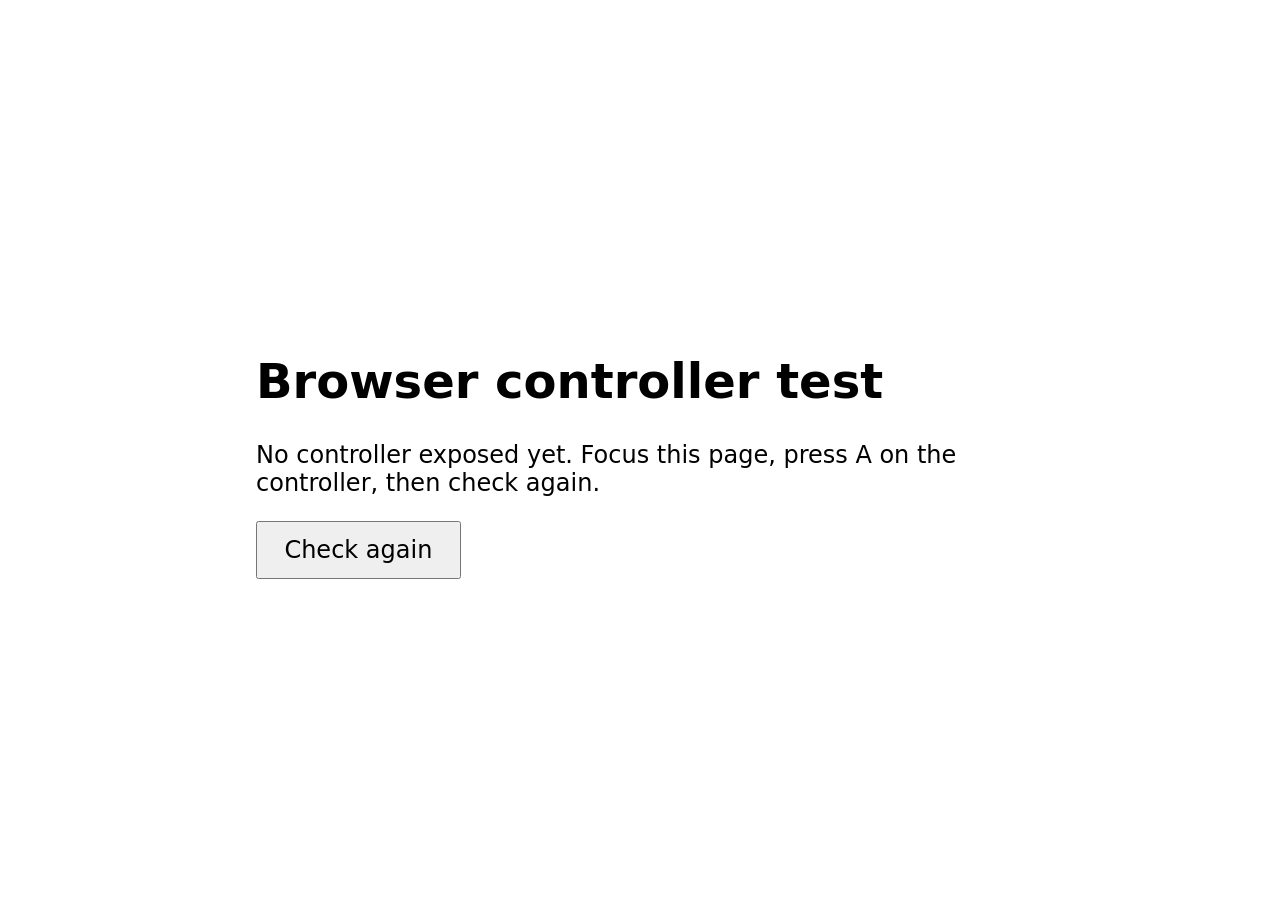
<file: data/gamepad-test.html>
<!doctype html>
<html lang="en">
<meta charset="utf-8">
<meta name="viewport" content="width=device-width, initial-scale=1">
<meta http-equiv="Content-Security-Policy" content="default-src 'none'; script-src 'unsafe-inline'; style-src 'unsafe-inline'; base-uri 'none'; form-action 'none'">
<title>Gamepad API</title>
<style>
:root { color-scheme: light dark; font: 150% system-ui, sans-serif; }
body { margin: 0; min-height: 100vh; display: grid; place-items: center; }
main { padding: 1.5rem; max-width: 32rem; }
#result { white-space: pre-line; }
button { font: inherit; padding: .55em 1.1em; }
</style>
<main>
  <h1 id="heading">Gamepad API</h1>
  <p id="result" role="status"></p>
  <button id="refresh" type="button">Check again</button>
</main>
<script>
"use strict";
const words = new URLSearchParams(location.hash.slice(1));
const text = (key, fallback) => words.get(key) || fallback;
document.documentElement.lang = text("lang", "en");
document.documentElement.dir = words.get("dir") === "rtl" ? "rtl" : "ltr";
document.title = document.querySelector("#heading").textContent = text("title", "Browser controller test");
const refresh = document.querySelector("#refresh");
refresh.textContent = text("refresh", "Check again");
function check() {
  let message;
  try {
    const pads = Array.from(navigator.getGamepads()).filter(p => p && p.connected);
    message = pads.length ? pads.map((pad, i) => `${i + 1}. ` + (pad.mapping === "standard"
      ? text("standard", "Controller detected with a standard layout.")
      : text("raw", "Controller detected without a standard layout. Some games won't recognize it."))).join("\n")
      : text("wait", "No controller exposed yet. Focus this page, press A on the controller, then check again.");
  } catch {
    message = text("blocked", "The browser does not allow the Gamepad API on this page.");
  }
  document.querySelector("#result").textContent = message;
}
refresh.addEventListener("click", check);
for (const event of ["focus", "gamepadconnected", "gamepaddisconnected"]) window.addEventListener(event, check);
check();
</script>
</html>
</file>
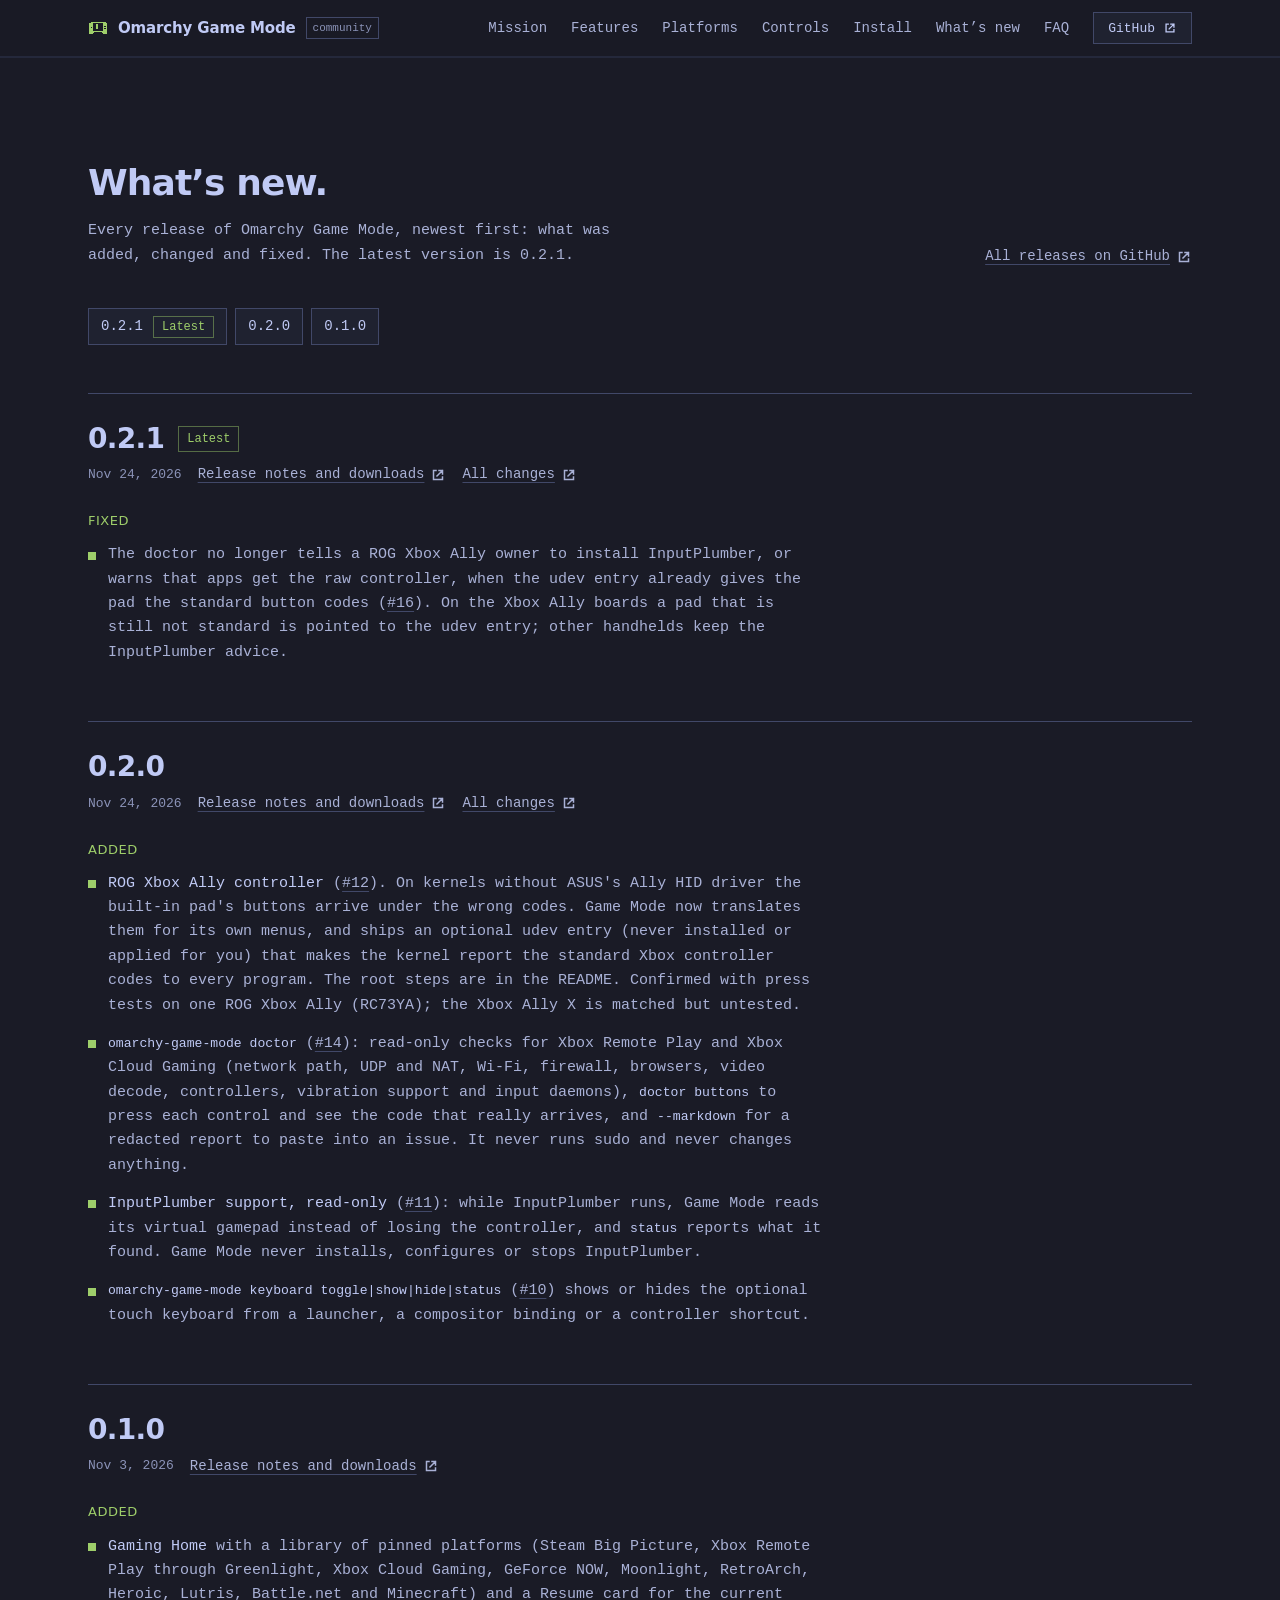
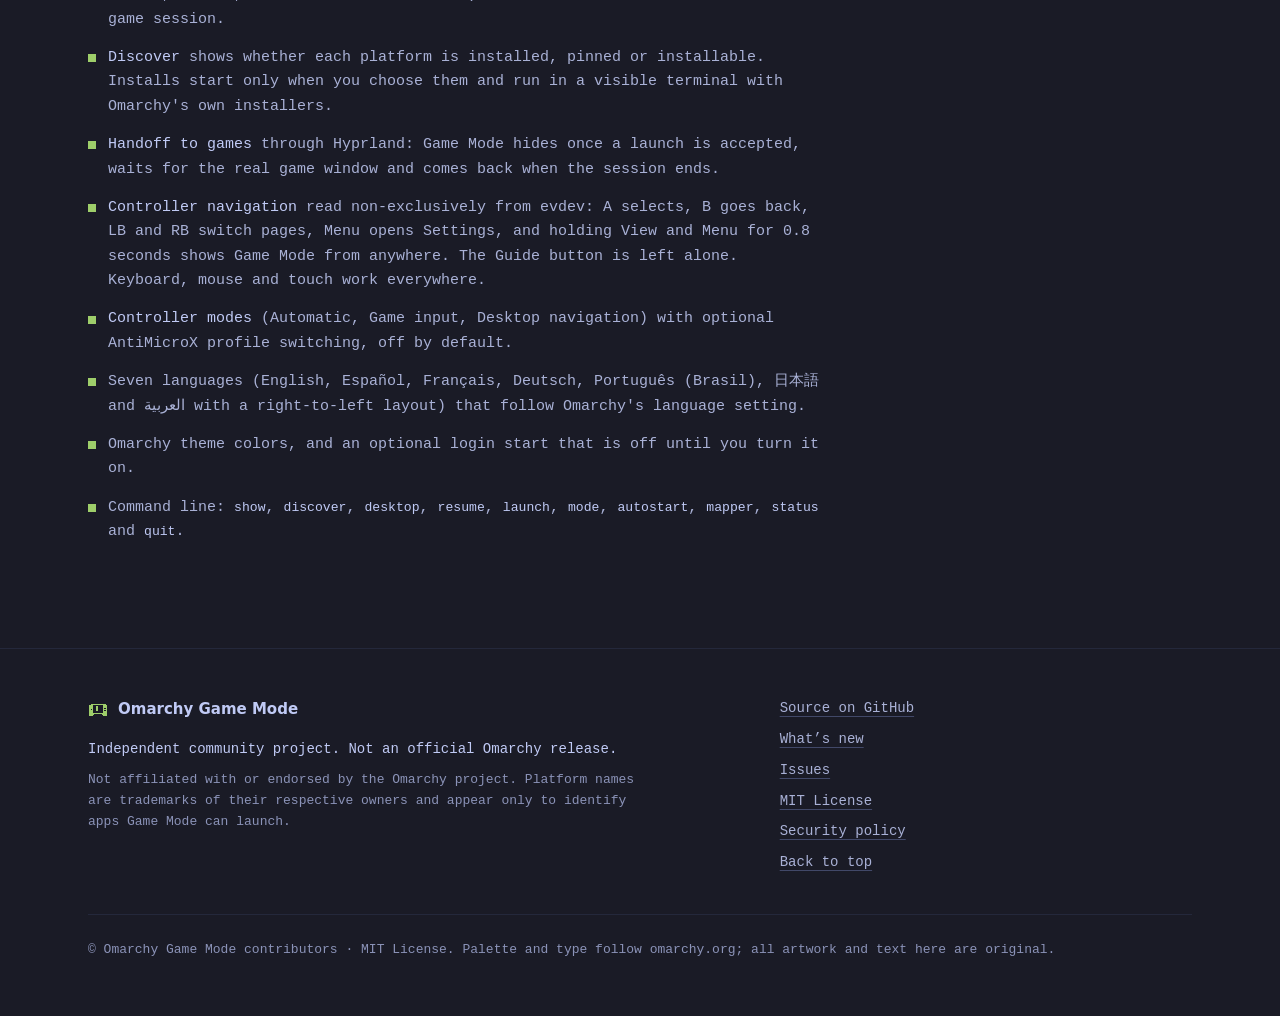
<file: site/changelog.html>
<!doctype html>
<html lang="en" dir="ltr">
<head>
  <meta charset="utf-8">
  <meta name="viewport" content="width=device-width, initial-scale=1">
  <meta http-equiv="Content-Security-Policy" content="default-src 'none'; img-src 'self'; media-src 'self'; style-src 'self'; base-uri 'none'; form-action 'none'">
  <meta name="referrer" content="strict-origin-when-cross-origin">
  <title>What’s new · Omarchy Game Mode</title>
  <meta name="description" content="Every release of Omarchy Game Mode, newest first: what was added, changed and fixed. The latest version is 0.2.1.">
  <meta name="color-scheme" content="dark">
  <meta name="theme-color" content="#1a1b26">
  <link rel="canonical" href="https://brianbaldock.github.io/omarchy-game-mode/changelog.html">
  <link rel="icon" href="assets/mark.svg" type="image/svg+xml">
  <link rel="apple-touch-icon" href="assets/apple-touch-icon.png">
  <link rel="stylesheet" href="styles.css">
  <meta property="og:type" content="website">
  <meta property="og:site_name" content="Omarchy Game Mode">
  <meta property="og:locale" content="en_US">
  <meta property="og:title" content="What’s new · Omarchy Game Mode">
  <meta property="og:description" content="Every release of Omarchy Game Mode, newest first: what was added, changed and fixed. The latest version is 0.2.1.">
  <meta property="og:url" content="https://brianbaldock.github.io/omarchy-game-mode/changelog.html">
  <meta property="og:image" content="https://brianbaldock.github.io/omarchy-game-mode/assets/og-image.png">
  <meta property="og:image:type" content="image/png">
  <meta property="og:image:width" content="1200">
  <meta property="og:image:height" content="630">
  <meta property="og:image:alt" content="Pixel-art handheld above the line “Make the handheld feel at home.” Omarchy Game Mode, an independent community project.">
  <meta name="twitter:card" content="summary_large_image">
  <link rel="alternate" type="application/atom+xml" title="Omarchy Game Mode releases" href="https://github.com/brianbaldock/omarchy-game-mode/releases.atom">
</head>
<body>
  <svg class="sprite" aria-hidden="true" focusable="false">
    <symbol id="i-mark" viewBox="0 0 16 16"><path d="M2 3h12v1h-12zM1 4h3v1h-3zM12 4h3v1h-3zM1 5h3v1h-3zM6 5h2v1h-2zM12 5h3v1h-3zM1 6h3v1h-3zM6 6h2v1h-2zM12 6h1v1h-1zM14 6h1v1h-1zM1 7h1v1h-1zM3 7h1v1h-1zM6 7h2v1h-2zM12 7h3v1h-3zM1 8h3v1h-3zM6 8h2v1h-2zM12 8h1v1h-1zM14 8h1v1h-1zM1 9h3v1h-3zM12 9h3v1h-3zM1 10h14v1h-14zM1 11h4v1h-4zM11 11h4v1h-4zM1 12h3v1h-3zM12 12h3v1h-3z"/></symbol>
    <symbol id="i-arrow" viewBox="0 0 16 16"><path d="M3 8h9M8.5 4.5 12 8l-3.5 3.5" fill="none" stroke="currentColor" stroke-width="1.5" stroke-linecap="square"/></symbol>
    <symbol id="i-external" viewBox="0 0 16 16"><path d="M6 3.5H3.5v9h9V10M9 3.5h3.5V7M12.5 3.5 7 9" fill="none" stroke="currentColor" stroke-width="1.5" stroke-linecap="square"/></symbol>
  </svg>

  <a class="skip-link" href="#main">Skip to content</a>

  <header class="site-header">
    <div class="container header-bar">
      <a class="brand" href="index.html">
        <svg class="brand-mark" aria-hidden="true" focusable="false"><use href="#i-mark"/></svg>
        <span class="brand-name">Omarchy Game Mode</span>
        <span class="brand-tag">community</span>
      </a>
      <nav class="site-nav" aria-label="Sections">
        <ul>
          <li><a href="index.html#mission">Mission</a></li>
          <li><a href="index.html#features">Features</a></li>
          <li><a href="index.html#platforms">Platforms</a></li>
          <li><a href="index.html#controls">Controls</a></li>
          <li><a href="index.html#install">Install</a></li>
          <li><a href="changelog.html" aria-current="page">What’s new</a></li>
          <li><a href="index.html#faq">FAQ</a></li>
        </ul>
      </nav>
      <a class="btn btn-secondary btn-sm header-cta" href="https://github.com/brianbaldock/omarchy-game-mode">GitHub<span class="sr-only"> repository</span><svg class="icon" aria-hidden="true" focusable="false"><use href="#i-external"/></svg></a>
    </div>
  </header>

  <main id="main" tabindex="-1">
    <section class="section changelog" aria-labelledby="changelog-title">
      <div class="container">
        <div class="section-head">
          <div>
            <h1 id="changelog-title" class="page-title">What’s new.</h1>
            <p class="lede">Every release of Omarchy Game Mode, newest first: what was added, changed and fixed. The latest version is 0.2.1.</p>
          </div>
          <a class="head-link" href="https://github.com/brianbaldock/omarchy-game-mode/releases">All releases on GitHub<svg class="icon" aria-hidden="true" focusable="false"><use href="#i-external"/></svg></a>
        </div>

        <nav class="release-menu" aria-label="Releases">
          <ul>
          <li><a href="#v0-2-1">0.2.1 <span class="badge is-done">Latest</span></a></li>
          <li><a href="#v0-2-0">0.2.0</a></li>
          <li><a href="#v0-1-0">0.1.0</a></li>
          </ul>
        </nav>

        <div class="releases">
          <article class="release" id="v0-2-1" aria-labelledby="v0-2-1-title">
            <header class="release-head">
              <h2 id="v0-2-1-title">0.2.1</h2>
            <span class="badge is-done">Latest</span>
            </header>
            <p class="release-meta"><time datetime="2026-11-24">Nov 24, 2026</time><a href="https://github.com/brianbaldock/omarchy-game-mode/releases/tag/v0.2.1">Release notes and downloads<svg class="icon" aria-hidden="true" focusable="false"><use href="#i-external"/></svg></a><a href="https://github.com/brianbaldock/omarchy-game-mode/compare/v0.2.0...v0.2.1">All changes<svg class="icon" aria-hidden="true" focusable="false"><use href="#i-external"/></svg></a></p>
            <section class="change-group">
              <h3>Fixed</h3>
              <ul class="change-list">
                <li>The doctor no longer tells a ROG Xbox Ally owner to install InputPlumber, or warns that apps get the raw controller, when the udev entry already gives the pad the standard button codes (<a href="https://github.com/brianbaldock/omarchy-game-mode/pull/16">#16</a>). On the Xbox Ally boards a pad that is still not standard is pointed to the udev entry; other handhelds keep the InputPlumber advice.</li>
              </ul>
            </section>
          </article>
          <article class="release" id="v0-2-0" aria-labelledby="v0-2-0-title">
            <header class="release-head">
              <h2 id="v0-2-0-title">0.2.0</h2>
            </header>
            <p class="release-meta"><time datetime="2026-11-24">Nov 24, 2026</time><a href="https://github.com/brianbaldock/omarchy-game-mode/releases/tag/v0.2.0">Release notes and downloads<svg class="icon" aria-hidden="true" focusable="false"><use href="#i-external"/></svg></a><a href="https://github.com/brianbaldock/omarchy-game-mode/compare/v0.1.0...v0.2.0">All changes<svg class="icon" aria-hidden="true" focusable="false"><use href="#i-external"/></svg></a></p>
            <section class="change-group">
              <h3>Added</h3>
              <ul class="change-list">
                <li><strong>ROG Xbox Ally controller</strong> (<a href="https://github.com/brianbaldock/omarchy-game-mode/pull/12">#12</a>). On kernels without ASUS&#x27;s Ally HID driver the built-in pad&#x27;s buttons arrive under the wrong codes. Game Mode now translates them for its own menus, and ships an optional udev entry (never installed or applied for you) that makes the kernel report the standard Xbox controller codes to every program. The root steps are in the README. Confirmed with press tests on one ROG Xbox Ally (RC73YA); the Xbox Ally X is matched but untested.</li>
                <li><strong><code>omarchy-game-mode doctor</code></strong> (<a href="https://github.com/brianbaldock/omarchy-game-mode/pull/14">#14</a>): read-only checks for Xbox Remote Play and Xbox Cloud Gaming (network path, UDP and NAT, Wi-Fi, firewall, browsers, video decode, controllers, vibration support and input daemons), <code>doctor buttons</code> to press each control and see the code that really arrives, and <code>--markdown</code> for a redacted report to paste into an issue. It never runs sudo and never changes anything.</li>
                <li><strong>InputPlumber support, read-only</strong> (<a href="https://github.com/brianbaldock/omarchy-game-mode/pull/11">#11</a>): while InputPlumber runs, Game Mode reads its virtual gamepad instead of losing the controller, and <code>status</code> reports what it found. Game Mode never installs, configures or stops InputPlumber.</li>
                <li><strong><code>omarchy-game-mode keyboard toggle|show|hide|status</code></strong> (<a href="https://github.com/brianbaldock/omarchy-game-mode/pull/10">#10</a>) shows or hides the optional touch keyboard from a launcher, a compositor binding or a controller shortcut.</li>
              </ul>
            </section>
          </article>
          <article class="release" id="v0-1-0" aria-labelledby="v0-1-0-title">
            <header class="release-head">
              <h2 id="v0-1-0-title">0.1.0</h2>
            </header>
            <p class="release-meta"><time datetime="2026-11-03">Nov 3, 2026</time><a href="https://github.com/brianbaldock/omarchy-game-mode/releases/tag/v0.1.0">Release notes and downloads<svg class="icon" aria-hidden="true" focusable="false"><use href="#i-external"/></svg></a></p>
            <section class="change-group">
              <h3>Added</h3>
              <ul class="change-list">
                <li><strong>Gaming Home</strong> with a library of pinned platforms (Steam Big Picture, Xbox Remote Play through Greenlight, Xbox Cloud Gaming, GeForce NOW, Moonlight, RetroArch, Heroic, Lutris, Battle.net and Minecraft) and a Resume card for the current game session.</li>
                <li><strong>Discover</strong> shows whether each platform is installed, pinned or installable. Installs start only when you choose them and run in a visible terminal with Omarchy&#x27;s own installers.</li>
                <li><strong>Handoff to games</strong> through Hyprland: Game Mode hides once a launch is accepted, waits for the real game window and comes back when the session ends.</li>
                <li><strong>Controller navigation</strong> read non-exclusively from evdev: A selects, B goes back, LB and RB switch pages, Menu opens Settings, and holding View and Menu for 0.8 seconds shows Game Mode from anywhere. The Guide button is left alone. Keyboard, mouse and touch work everywhere.</li>
                <li><strong>Controller modes</strong> (Automatic, Game input, Desktop navigation) with optional AntiMicroX profile switching, off by default.</li>
                <li>Seven languages (English, Español, Français, Deutsch, Português (Brasil), 日本語 and العربية with a right-to-left layout) that follow Omarchy&#x27;s language setting.</li>
                <li>Omarchy theme colors, and an optional login start that is off until you turn it on.</li>
                <li>Command line: <code>show</code>, <code>discover</code>, <code>desktop</code>, <code>resume</code>, <code>launch</code>, <code>mode</code>, <code>autostart</code>, <code>mapper</code>, <code>status</code> and <code>quit</code>.</li>
              </ul>
            </section>
          </article>
        </div>
      </div>
    </section>
  </main>

  <footer class="site-footer">
    <div class="container footer-grid">
      <div>
        <p class="footer-brand"><svg class="brand-mark" aria-hidden="true" focusable="false"><use href="#i-mark"/></svg>Omarchy Game Mode</p>
        <p class="disclaimer">Independent community project. Not an official Omarchy release.</p>
        <p class="fine">Not affiliated with or endorsed by the Omarchy project. Platform names are trademarks of their respective owners and appear only to identify apps Game Mode can launch.</p>
      </div>
      <nav class="footer-links" aria-label="Project links">
        <ul>
          <li><a href="https://github.com/brianbaldock/omarchy-game-mode">Source on GitHub</a></li>
          <li><a href="changelog.html">What’s new</a></li>
          <li><a href="https://github.com/brianbaldock/omarchy-game-mode/issues">Issues</a></li>
          <li><a href="https://github.com/brianbaldock/omarchy-game-mode/blob/main/LICENSE">MIT License</a></li>
          <li><a href="https://github.com/brianbaldock/omarchy-game-mode/security/policy">Security policy</a></li>
          <li><a href="#top">Back to top</a></li>
        </ul>
      </nav>
    </div>
    <div class="container footer-base">
      <p>© Omarchy Game Mode contributors · MIT License. Palette and type follow omarchy.org; all artwork and text here are original.</p>
    </div>
  </footer>
</body>
</html>
</file>
<file: site/styles.css>
/*
  Omarchy Game Mode: project site styles.
  Palette tokens, square corners and the mono/sans type pairing follow the
  conventions of omarchy.org (Tokyo Night is the default theme there too).
  Markup, wording and artwork are original. No web fonts or third-party
  assets are loaded: the font stacks prefer locally installed faces.
*/

:root {
  color-scheme: dark;
  --bg-deep: #13141c;
  --bg: #1a1b26;
  --surface: #1f2230;
  --surface-2: #24283b;
  --border-subtle: #24283b;
  --border-strong: #414868;
  --text: #c0caf5;
  --text-secondary: #a9b1d6;
  --text-muted: #8b93b8;
  --brand: #9ece6a;
  --brand-text: var(--brand);
  --brand-ink: #0c0e10;
  --selection: #292e42;
  --field-bg: #0e0e14;
  --field-dim: #39482e;
  --field-mid: #678549;
  --field-lit: #9ece6a;
  --field-hover: #bbdd97;
  --field-crest: #daecc6;
  --progress: oklch(82% 0.105 235.7);
  --ring: 0 0 0 1px oklch(100% 0 0 / 0.07);
  --ring-hover: 0 0 0 1px oklch(100% 0 0 / 0.13);
  --font-sans: "Geist", "Geist Variable", "Inter", ui-sans-serif, system-ui, -apple-system, "Segoe UI", Roboto, "Noto Sans", "Helvetica Neue", Arial, sans-serif;
  --font-mono: "JetBrains Mono", "JetBrains Mono Variable", "JetBrainsMono Nerd Font", "JetBrainsMono NF", ui-monospace, SFMono-Regular, "Cascadia Mono", "Roboto Mono", Menlo, Consolas, "Liberation Mono", monospace;
  --nav-h: 3.5rem;
  --sticky-offset: calc(var(--nav-h) + 1rem);
}

/* Theme preview: plain radio buttons, no script. Values match omarchy.org's theme tokens,
   except Everforest's muted text and Nord's brand-colored text, nudged lighter to meet WCAG AA. */
:root:has(#theme-catppuccin:checked) {
  --bg-deep: #161622; --bg: #1e1e2e; --surface: #282839; --surface-2: #313244;
  --border-subtle: #313244; --border-strong: #585b70;
  --text: #cdd6f4; --text-secondary: #cdd6f4; --text-muted: #9399b2;
  --brand: #89b4fa; --brand-ink: #0c0e10; --selection: #45475a;
  --field-bg: #101019; --field-dim: #34415c; --field-mid: #5b76a4; --field-lit: #89b4fa; --field-hover: #accafc; --field-crest: #d2e2fd;
}
:root:has(#theme-gruvbox:checked) {
  --bg-deep: #1e1e1e; --bg: #282828; --surface: #32302f; --surface-2: #3c3836;
  --border-subtle: #3c3836; --border-strong: #665c54;
  --text: #d4be98; --text-secondary: #d4be98; --text-muted: #a89984;
  --brand: #7daea3; --brand-ink: #0c0e10; --selection: #504945;
  --field-bg: #161616; --field-dim: #354440; --field-mid: #56746d; --field-lit: #7daea3; --field-hover: #a4c6bf; --field-crest: #cee0dc;
}
:root:has(#theme-everforest:checked) {
  --bg-deep: #21272c; --bg: #2d353b; --surface: #303a40; --surface-2: #343f44;
  --border-subtle: #343f44; --border-strong: #475258;
  --text: #d3c6aa; --text-secondary: #d3c6aa; --text-muted: #aca99d;
  --brand: #7fbbb3; --brand-ink: #0c0e10; --selection: #3d484d;
  --field-bg: #181d20; --field-dim: #374c4c; --field-mid: #587f7b; --field-lit: #7fbbb3; --field-hover: #a5cfca; --field-crest: #cee5e2;
}
:root:has(#theme-nord:checked) {
  --bg-deep: #222730; --bg: #2e3440; --surface: #343b49; --surface-2: #3b4252;
  --border-subtle: #3b4252; --border-strong: #4c566a;
  --text: #d8dee9; --text-secondary: #d8dee9; --text-muted: #9fa7b4;
  --brand: #81a1c1; --brand-text: #97b3d0; --brand-ink: #0c0e10; --selection: #434c5e;
  --field-bg: #191c23; --field-dim: #384452; --field-mid: #596e85; --field-lit: #81a1c1; --field-hover: #a7bdd4; --field-crest: #cfdbe7;
}
:root:has(#theme-matte-black:checked) {
  --bg-deep: #0d0d0d; --bg: #121212; --surface: #181818; --surface-2: #1e1e1e;
  --border-subtle: #1e1e1e; --border-strong: #333333;
  --text: #eaeaea; --text-secondary: #bebebe; --text-muted: #8a8a8a;
  --brand: #e68e0d; --brand-ink: #0c0e10; --selection: #2a2a2a;
  --field-bg: #090909; --field-dim: #4b310a; --field-mid: #925b0b; --field-lit: #e68e0d; --field-hover: #eeb056; --field-crest: #f6d4a3;
}

/* ---- Base ---------------------------------------------------------------- */

*,
*::before,
*::after {
  box-sizing: border-box;
}

html {
  background: var(--bg);
  -webkit-text-size-adjust: 100%;
  text-size-adjust: 100%;
}

@media (prefers-reduced-motion: no-preference) {
  html {
    scroll-behavior: smooth;
  }
}

body {
  margin: 0;
  background: var(--bg);
  color: var(--text);
  font-family: var(--font-mono);
  font-size: 0.9375rem;
  line-height: 1.625;
  -webkit-font-smoothing: antialiased;
  -moz-osx-font-smoothing: grayscale;
}

h1,
h2,
h3 {
  margin: 0;
  color: var(--text);
  font-family: var(--font-sans);
  text-wrap: balance;
}

p {
  margin: 0;
  text-wrap: pretty;
}

a {
  color: inherit;
  text-decoration-line: underline;
  text-decoration-color: var(--border-strong);
  text-decoration-thickness: 1px;
  text-underline-offset: 4px;
  transition: color 0.15s ease-out, text-decoration-color 0.15s ease-out;
}

a:hover {
  text-decoration-color: currentColor;
}

:focus-visible {
  outline: 2px solid var(--brand);
  outline-offset: 2px;
}

#main:focus {
  outline: none;
}

::selection {
  background: var(--selection);
  color: var(--text);
}

[id] {
  scroll-margin-top: var(--sticky-offset);
}

code {
  font-family: var(--font-mono);
  font-size: 0.875em;
  color: var(--text);
}

svg {
  display: block;
}

.sprite {
  position: absolute;
  width: 0;
  height: 0;
  overflow: hidden;
}

.sr-only {
  position: absolute;
  width: 1px;
  height: 1px;
  margin: -1px;
  padding: 0;
  overflow: hidden;
  clip-path: inset(50%);
  white-space: nowrap;
  border: 0;
}

.container {
  width: 100%;
  max-width: 72rem;
  margin-inline: auto;
  padding-inline: 1rem;
}

@media (min-width: 640px) {
  .container {
    padding-inline: 1.5rem;
  }
}

.icon {
  width: 1rem;
  height: 1rem;
  flex: none;
}

/* ---- Skip link and header ---------------------------------------------- */

.skip-link {
  position: absolute;
  top: 0.75rem;
  inset-inline-start: 1rem;
  z-index: 100;
  padding: 0.5rem 1rem;
  background: var(--brand);
  color: var(--brand-ink);
  font-weight: 600;
  text-decoration: none;
  transform: translateY(-200%);
}

.skip-link:focus {
  transform: none;
}

.site-header {
  position: sticky;
  top: 0;
  z-index: 50;
  border-bottom: 1px solid var(--border-subtle);
  background: color-mix(in oklab, var(--bg) 84%, transparent);
  -webkit-backdrop-filter: blur(12px) saturate(1.2);
  backdrop-filter: blur(12px) saturate(1.2);
}

.header-bar {
  display: flex;
  align-items: center;
  gap: 1.5rem;
  min-height: var(--nav-h);
}

.brand {
  display: inline-flex;
  align-items: center;
  gap: 0.625rem;
  color: var(--text);
  font-family: var(--font-sans);
  font-size: 0.9375rem;
  font-weight: 600;
  letter-spacing: -0.01em;
  text-decoration: none;
  white-space: nowrap;
}

.brand-mark {
  width: 1.25rem;
  height: 1.25rem;
  flex: none;
  color: var(--brand-text);
  fill: currentColor;
  shape-rendering: crispEdges;
}

.brand-tag {
  padding-inline: 0.375rem;
  border: 1px solid var(--border-strong);
  color: var(--text-muted);
  font-family: var(--font-mono);
  font-size: 0.6875rem;
  font-weight: 500;
  line-height: 1.25rem;
  letter-spacing: 0;
}

.site-nav {
  margin-inline-start: auto;
}

.site-nav ul {
  display: flex;
  gap: 1.5rem;
  margin: 0;
  padding: 0;
  list-style: none;
}

.site-nav a {
  display: inline-block;
  padding-block: 0.25rem;
  color: var(--text-secondary);
  font-size: 0.875rem;
  text-decoration: none;
  white-space: nowrap;
}

.site-nav a:hover {
  color: var(--text);
}

@media (max-width: 1023.98px) {
  :root {
    --sticky-offset: 1rem;
  }

  .site-header {
    position: relative;
  }

  .header-bar {
    flex-wrap: wrap;
    gap: 0 1rem;
    padding-top: 0.625rem;
  }

  .header-cta {
    margin-inline-start: auto;
  }

  .site-nav {
    order: 3;
    flex-basis: 100%;
    margin-inline-start: 0;
    padding-block: 0.25rem 0.375rem;
  }

  .site-nav ul {
    flex-wrap: wrap;
    gap: 0 1.25rem;
  }

  .site-nav a {
    padding-block: 0.375rem;
  }
}

@media (max-width: 479.98px) {
  .brand-tag {
    display: none;
  }
}

/* ---- Buttons ------------------------------------------------------------ */

.btn {
  display: inline-flex;
  align-items: center;
  justify-content: center;
  gap: 0.5rem;
  height: 2.5rem;
  padding-inline: 1.25rem;
  border: 1px solid transparent;
  font-family: var(--font-mono);
  font-size: 0.9375rem;
  font-weight: 500;
  line-height: 1;
  text-decoration: none;
  white-space: nowrap;
  transition: background-color 0.15s ease-out, border-color 0.15s ease-out, color 0.15s ease-out, transform 0.15s ease-out;
}

.btn:active {
  transform: scale(0.96);
}

.btn-primary {
  background: var(--brand);
  color: var(--brand-ink);
}

.btn-primary:hover {
  background: color-mix(in oklch, var(--brand), white 14%);
}

.btn-secondary {
  border-color: var(--border-strong);
  background: var(--surface);
  color: var(--text);
}

.btn-secondary:hover {
  background: var(--surface-2);
}

.btn-sm {
  height: 2rem;
  padding-inline: 0.875rem;
  font-size: 0.8125rem;
}

.btn-sm .icon {
  width: 0.875rem;
  height: 0.875rem;
}

/* ---- Hero --------------------------------------------------------------- */

.hero {
  position: relative;
  isolation: isolate;
  display: grid;
  align-items: center;
  min-height: calc(100svh - var(--nav-h));
  padding-block: 4rem 4.5rem;
  overflow: hidden;
  background: var(--field-bg);
}

.hero::before {
  content: "";
  position: absolute;
  inset: 0;
  z-index: -1;
  background-image: radial-gradient(circle, var(--field-mid) 1px, transparent 1.6px);
  background-position: center;
  background-size: 22px 22px;
  opacity: 0.4;
  -webkit-mask-image: radial-gradient(ellipse 70% 62% at 50% 40%, #000 0%, transparent 78%);
  mask-image: radial-gradient(ellipse 70% 62% at 50% 40%, #000 0%, transparent 78%);
}

.hero-inner {
  display: flex;
  flex-direction: column;
  align-items: center;
  text-align: center;
}

.pill {
  display: inline-flex;
  align-items: center;
  gap: 0.5rem;
  padding: 0.3125rem 0.75rem;
  border: 1px solid color-mix(in oklab, var(--brand) 40%, transparent);
  background: color-mix(in oklab, var(--bg) 60%, transparent);
  color: var(--brand-text);
  font-size: 0.8125rem;
  line-height: 1.4;
  text-decoration: none;
}

.pill-text {
  display: inline-flex;
  flex-wrap: wrap;
  justify-content: center;
  column-gap: 0.5rem;
}

@media (max-width: 479.98px) {
  .pill-dot,
  .pill-sep {
    display: none;
  }
}

.pill:hover {
  border-color: var(--brand-text);
}

.pill-dot {
  width: 0.5rem;
  height: 0.5rem;
  flex: none;
  background: var(--brand);
}

.hero-art {
  width: min(30rem, 88%);
  height: auto;
  margin-top: 2.75rem;
  shape-rendering: crispEdges;
}

.b-crest { stop-color: var(--field-crest); }
.b-hover { stop-color: var(--field-hover); }
.b-lit { stop-color: var(--field-lit); }
.b-mid { stop-color: var(--field-mid); }
.b-dim { stop-color: var(--field-dim); }

.hero-title {
  margin-top: 2.75rem;
  font-family: var(--font-mono);
  font-size: 1.5rem;
  font-weight: 500;
  line-height: 1.25;
  letter-spacing: -0.025em;
}

@media (min-width: 640px) {
  .hero-title {
    font-size: 1.875rem;
  }
}

@media (min-width: 1024px) {
  .hero-title {
    font-size: 2.25rem;
  }
}

.caret {
  display: inline-block;
  width: 0.55em;
  height: 1em;
  margin-inline-start: 0.2em;
  vertical-align: -0.14em;
  background: var(--brand);
  animation: caret-blink 1.06s step-end infinite;
}

@keyframes caret-blink {
  50% {
    opacity: 0;
  }
}

.hero-mission {
  max-width: 38rem;
  margin-top: 1.5rem;
  color: var(--text);
  font-size: 1rem;
}

.hero-mission strong {
  color: var(--brand-text);
  font-weight: 500;
}

.hero-lede {
  max-width: 35.5rem;
  margin-top: 0.75rem;
  color: var(--text-secondary);
}

.hero-actions {
  display: flex;
  flex-wrap: wrap;
  justify-content: center;
  gap: 0.75rem;
  margin-top: 2.25rem;
}

.hero-meta {
  display: flex;
  flex-wrap: wrap;
  justify-content: center;
  gap: 0.25rem 1.5rem;
  margin: 2.25rem 0 0;
  padding: 0;
  list-style: none;
  color: var(--text-muted);
  font-size: 0.8125rem;
}

.hero-meta li {
  display: inline-flex;
  align-items: center;
  gap: 0.5rem;
}

.hero-meta li::before {
  content: "";
  width: 0.375rem;
  height: 0.375rem;
  background: var(--field-mid);
}

@media (max-width: 479.98px) {
  .hero {
    padding-block: 3rem 3.5rem;
  }

  .hero-actions {
    flex-direction: column;
    align-self: stretch;
  }
}

/* ---- Sections ----------------------------------------------------------- */

.section {
  padding-block: 3rem;
  border-top: 1px solid var(--border-subtle);
}

@media (min-width: 640px) {
  .section {
    padding-block: 4.5rem;
  }
}

@media (min-width: 1024px) {
  .section {
    padding-block: 6.5rem;
  }
}

.band-deep {
  background: var(--bg-deep);
}

.section-head {
  display: flex;
  flex-wrap: wrap;
  align-items: flex-end;
  justify-content: space-between;
  gap: 1.5rem 3rem;
  margin-bottom: 2.5rem;
}

.section h2 {
  font-size: 1.5rem;
  font-weight: 600;
  line-height: 1.2;
  letter-spacing: -0.025em;
}

@media (min-width: 640px) {
  .section h2 {
    font-size: 1.75rem;
  }
}

.lede {
  max-width: 35.5rem;
  margin-top: 1rem;
  color: var(--text-secondary);
}

.head-link {
  display: inline-flex;
  align-items: center;
  gap: 0.375rem;
  color: var(--text-secondary);
  font-size: 0.875rem;
  white-space: nowrap;
}

.head-link:hover {
  color: var(--text);
}

.split {
  display: grid;
  grid-template-columns: minmax(0, 1fr);
  gap: 2.5rem;
}

@media (min-width: 1024px) {
  .split {
    grid-template-columns: minmax(0, 1.35fr) minmax(0, 1fr);
    gap: 5rem;
  }
}

.card {
  padding: 1.5rem;
  background: var(--surface);
  box-shadow: var(--ring);
}

.split > .card {
  align-self: start;
}

.card h3 {
  font-size: 1.125rem;
  font-weight: 500;
  letter-spacing: -0.01em;
}

.card > p {
  margin-top: 0.5rem;
  color: var(--text-secondary);
}

/* Rule-topped item grids */
.rules {
  display: grid;
  gap: 2.5rem;
  margin: 0;
  padding: 0;
  list-style: none;
}

@media (min-width: 640px) {
  .rules {
    grid-template-columns: repeat(2, minmax(0, 1fr));
  }
}

@media (min-width: 1024px) {
  .rules {
    grid-template-columns: repeat(3, minmax(0, 1fr));
  }
}

.rules > li {
  padding-top: 1rem;
  border-top: 1px solid var(--border-strong);
}

.rules h3 {
  font-size: 1.125rem;
  font-weight: 500;
  letter-spacing: -0.01em;
}

.rules p {
  margin-top: 0.5rem;
  color: var(--text-secondary);
}

.rule-index {
  display: block;
  margin-bottom: 0.5rem;
  color: var(--brand-text);
  font-size: 0.8125rem;
}

.rule-link {
  font-size: 0.875rem;
}

.rule-link a {
  display: inline-flex;
  align-items: center;
  gap: 0.375rem;
}

.langs {
  display: flex;
  flex-wrap: wrap;
  gap: 0.375rem;
  margin: 0.875rem 0 0;
  padding: 0;
  list-style: none;
}

.langs li {
  padding-inline: 0.5rem;
  border: 1px solid var(--border-strong);
  color: var(--text-secondary);
  font-size: 0.8125rem;
  line-height: 1.75rem;
}

.langs li:lang(ar) {
  font-family: var(--font-sans);
  font-size: 0.9375rem;
}

/* ---- Theme picker and illustration -------------------------------------- */

.theme-picker {
  min-width: 0;
  margin: 0;
  padding: 0;
  border: 0;
}

.theme-picker legend {
  margin-bottom: 0.625rem;
  padding: 0;
  color: var(--text-muted);
  font-size: 0.8125rem;
}

.swatches {
  position: relative;
  display: flex;
  flex-wrap: wrap;
  gap: 0.5rem;
  max-width: 34rem;
}

.swatches input {
  position: absolute;
  width: 1px;
  height: 1px;
  margin: 0;
  opacity: 0;
  pointer-events: none;
}

.swatches label {
  display: inline-flex;
  align-items: center;
  gap: 0.5rem;
  height: 2.25rem;
  padding-inline: 0.75rem;
  border: 1px solid var(--border-strong);
  background: var(--surface);
  color: var(--text-secondary);
  font-size: 0.8125rem;
  cursor: pointer;
  transition: background-color 0.15s ease-out, border-color 0.15s ease-out, color 0.15s ease-out;
}

.swatches label:hover {
  background: var(--surface-2);
  color: var(--text);
}

.swatches input:checked + label {
  border-color: var(--brand-text);
  box-shadow: inset 0 0 0 1px var(--brand);
  color: var(--text);
}

.swatches input:focus-visible + label {
  outline: 2px solid var(--brand);
  outline-offset: 2px;
}

.chip {
  width: 0.875rem;
  height: 0.875rem;
  flex: none;
  background: linear-gradient(135deg, var(--chip-bg) 50%, var(--chip-brand) 50%);
  box-shadow: 0 0 0 1px oklch(100% 0 0 / 0.18);
}

label[for="theme-tokyo-night"] .chip { --chip-bg: #1a1b26; --chip-brand: #9ece6a; }
label[for="theme-catppuccin"] .chip { --chip-bg: #1e1e2e; --chip-brand: #89b4fa; }
label[for="theme-gruvbox"] .chip { --chip-bg: #282828; --chip-brand: #7daea3; }
label[for="theme-everforest"] .chip { --chip-bg: #2d353b; --chip-brand: #7fbbb3; }
label[for="theme-nord"] .chip { --chip-bg: #2e3440; --chip-brand: #81a1c1; }
label[for="theme-matte-black"] .chip { --chip-bg: #121212; --chip-brand: #e68e0d; }

@supports not selector(:has(*)) {
  .theme-picker {
    display: none;
  }
}

.mockup {
  margin: 0;
}

.mockup-frame {
  position: relative;
  padding: clamp(1rem, 4vw, 3rem) clamp(0.5rem, 3vw, 3rem);
  background: var(--field-bg);
  box-shadow: var(--ring);
}

.figure-tag {
  position: absolute;
  top: 0;
  inset-inline-start: 0;
  padding: 0.125rem 0.5rem;
  border-inline-end: 1px solid var(--border-strong);
  border-bottom: 1px solid var(--border-strong);
  background: var(--bg-deep);
  color: var(--text-muted);
  font-size: 0.75rem;
  letter-spacing: 0.06em;
  text-transform: uppercase;
}

.mockup-art {
  display: block;
  width: 100%;
  max-width: 64rem;
  height: auto;
  margin-inline: auto;
}

.mockup figcaption {
  max-width: 48rem;
  margin-top: 1rem;
  color: var(--text-muted);
  font-size: 0.8125rem;
}

.mockup figcaption strong {
  color: var(--text-secondary);
  font-weight: 500;
}

.mockup-art text {
  font-family: var(--font-sans);
}

.m-shell-edge { fill: var(--border-strong); stroke: var(--border-strong); stroke-width: 6; }
.m-shell { fill: var(--surface); }
.m-ctl { fill: var(--bg-deep); stroke: var(--border-strong); stroke-width: 2; }
.m-cap { fill: var(--surface-2); stroke: var(--border-strong); stroke-width: 2; }
.m-cap-ring { fill: none; stroke: var(--border-strong); stroke-width: 1.5; opacity: 0.7; }
.m-btn { fill: var(--bg-deep); stroke: var(--border-strong); stroke-width: 2; }
.m-btn-a { stroke: var(--brand); }
.m-btn-t { fill: var(--text-muted); font-size: 15px; font-weight: 600; }
.m-btn-at { fill: var(--brand); }
.m-led { fill: var(--brand); }
.m-bezel { fill: #0a0b10; }
.m-screen { fill: #111219; }
.m-card { fill: #1b1d28; }
.m-cut { fill: #1b1d28; }
.m-text { fill: #e8eaf4; }
.m-muted { fill: #a2a7bd; }
.m-accent { fill: var(--brand); }
.m-accent-line { fill: none; stroke: var(--brand); stroke-width: 2.5; stroke-linecap: round; }
.m-ink { fill: var(--brand-ink); }
.m-faint { opacity: 0.13; }
.m-focus { fill: none; stroke: var(--brand); stroke-width: 3; }
.m-focus-fill { fill: var(--brand); opacity: 0.07; }
.m-ring { fill: none; stroke: #a2a7bd; stroke-width: 1.5; }
.m-chip { fill: none; stroke: #4a4f66; stroke-width: 1.5; }

/* ---- Platforms ---------------------------------------------------------- */

.platform-groups {
  display: grid;
  gap: 2.75rem;
}

.platform-group > h3 {
  display: flex;
  align-items: baseline;
  gap: 0.75rem;
  margin-bottom: 1rem;
  color: var(--text-muted);
  font-family: var(--font-mono);
  font-size: 0.8125rem;
  font-weight: 500;
  letter-spacing: 0.08em;
  text-transform: uppercase;
}

.count {
  color: var(--brand-text);
}

.platform-list {
  display: grid;
  grid-template-columns: repeat(auto-fill, minmax(15rem, 1fr));
  gap: 1rem;
  margin: 0;
  padding: 0;
  list-style: none;
}

.platform-pair {
  display: grid;
  gap: 2.75rem;
}

@media (min-width: 768px) {
  .platform-pair {
    grid-template-columns: repeat(2, minmax(0, 1fr));
    gap: 1rem;
  }

  .platform-pair .platform-list {
    grid-template-columns: minmax(0, 1fr);
  }
}

.platform {
  display: flex;
  flex-direction: column;
  gap: 0.5rem;
  padding: 1.25rem;
  background: var(--surface);
  box-shadow: var(--ring);
  transition: box-shadow 0.15s ease-out;
}

.platform:hover {
  box-shadow: var(--ring-hover);
}

.platform-name {
  color: var(--text);
  font-family: var(--font-sans);
  font-size: 1rem;
  font-weight: 600;
  letter-spacing: -0.01em;
}

.platform p:not(.platform-name, .tags) {
  color: var(--text-secondary);
  font-size: 0.875rem;
  line-height: 1.6;
}

.tags {
  display: flex;
  flex-wrap: wrap;
  gap: 0.375rem;
  margin-top: auto;
  padding-top: 0.5rem;
}

.tag {
  padding-inline: 0.5rem;
  border: 1px solid var(--border-strong);
  color: var(--text-muted);
  font-size: 0.75rem;
  line-height: 1.5rem;
}

.tag-pin {
  border-color: color-mix(in oklab, var(--brand) 45%, transparent);
  color: var(--brand-text);
}

.footnote {
  max-width: 44rem;
  margin-top: 2rem;
  color: var(--text-muted);
  font-size: 0.8125rem;
}

/* ---- Controls ----------------------------------------------------------- */

.control-list,
.key-list {
  margin: 0;
}

.control-row {
  display: grid;
  grid-template-columns: minmax(0, 15rem) minmax(0, 1fr);
  align-items: center;
  gap: 0.5rem 1.5rem;
  padding-block: 0.875rem;
  border-top: 1px solid var(--border-subtle);
}

.control-row:last-child {
  border-bottom: 1px solid var(--border-subtle);
}

.control-row dt,
.key-list dt {
  display: flex;
  flex-wrap: wrap;
  align-items: center;
  gap: 0.375rem;
}

.control-row dd,
.key-list dd {
  margin: 0;
  color: var(--text-secondary);
}

.or {
  color: var(--text-muted);
  font-size: 0.8125rem;
}

kbd {
  display: inline-flex;
  align-items: center;
  justify-content: center;
  min-width: 1.875rem;
  height: 1.875rem;
  padding-inline: 0.5rem;
  border: 1px solid var(--border-strong);
  border-bottom-width: 2px;
  background: var(--surface-2);
  color: var(--text);
  font-family: var(--font-mono);
  font-size: 0.8125rem;
  font-weight: 600;
  white-space: nowrap;
}

.key-list {
  display: grid;
  gap: 0.75rem;
  margin-top: 1.25rem;
}

.key-list > div {
  display: grid;
  grid-template-columns: minmax(0, 1fr) minmax(0, 1fr);
  align-items: center;
  gap: 1rem;
}

@media (max-width: 559.98px) {
  .control-row {
    grid-template-columns: minmax(0, 1fr);
  }

  .key-list > div {
    grid-template-columns: minmax(0, 1fr);
    gap: 0.375rem;
  }
}

/* ---- Mission status ----------------------------------------------------- */

.status-list {
  margin: 1rem 0 0;
  padding: 0;
  list-style: none;
}

.status-list li {
  display: grid;
  justify-items: start;
  gap: 0.375rem;
  padding-block: 0.75rem;
  border-top: 1px solid var(--border-subtle);
  color: var(--text-secondary);
}

@media (min-width: 640px) {
  .status-list li {
    grid-template-columns: minmax(0, 1fr) auto;
    align-items: center;
    column-gap: 1rem;
  }
}

.badge {
  flex: none;
  padding-inline: 0.5rem;
  border: 1px solid currentColor;
  font-size: 0.75rem;
  line-height: 1.5rem;
  white-space: nowrap;
}

.badge.is-done {
  border-color: color-mix(in oklab, var(--brand) 45%, transparent);
  color: var(--brand-text);
}

.badge.is-progress {
  border-color: color-mix(in oklab, var(--progress) 45%, transparent);
  color: var(--progress);
}

.badge.is-later {
  border-color: var(--border-strong);
  color: var(--text-muted);
}

/* ---- Install ------------------------------------------------------------ */

.install-grid {
  display: grid;
  grid-template-columns: minmax(0, 1fr);
  gap: 1rem;
}

@media (min-width: 1024px) {
  .install-grid {
    grid-template-columns: minmax(0, 1.35fr) minmax(0, 1fr);
  }
}

.code {
  margin: 1rem 0 0;
  padding: 1rem 1.125rem;
  overflow-x: auto;
  border: 1px solid var(--border-subtle);
  background: var(--bg-deep);
  color: var(--text);
  font-size: 0.8125rem;
  line-height: 1.85;
}

.code code {
  font-size: inherit;
}

.code .line {
  display: block;
}

.code .line::before {
  content: "$ ";
  color: var(--brand-text);
}

.note {
  margin-top: 1rem;
  color: var(--text-secondary);
  font-size: 0.875rem;
}

.checklist {
  display: grid;
  gap: 0.75rem;
  margin: 1rem 0 0;
  padding: 0;
  list-style: none;
}

.checklist li {
  position: relative;
  padding-inline-start: 1.25rem;
  color: var(--text-secondary);
  font-size: 0.875rem;
}

.checklist li::before {
  content: "";
  position: absolute;
  top: 0.55em;
  inset-inline-start: 0;
  width: 0.5rem;
  height: 0.5rem;
  background: var(--brand);
}

/* ---- Related work ------------------------------------------------------- */

.builds-on {
  max-width: 44rem;
  margin-top: 3rem;
  padding-top: 1.25rem;
  border-top: 1px solid var(--border-subtle);
  color: var(--text-muted);
  font-size: 0.875rem;
}

/* ---- FAQ ---------------------------------------------------------------- */

.faq {
  border-top: 1px solid var(--border-subtle);
}

.faq details {
  border-bottom: 1px solid var(--border-subtle);
}

.faq summary {
  display: flex;
  justify-content: space-between;
  gap: 1rem;
  padding-block: 1.125rem;
  color: var(--text);
  font-family: var(--font-sans);
  font-size: 1.0625rem;
  font-weight: 500;
  list-style: none;
  cursor: pointer;
}

.faq summary::-webkit-details-marker {
  display: none;
}

.faq summary::after {
  content: "+";
  flex: none;
  color: var(--brand-text);
  font-family: var(--font-mono);
}

.faq details[open] summary::after {
  content: "−";
}

.faq summary:hover {
  color: var(--brand-text);
}

.faq details p {
  max-width: 40rem;
  padding-bottom: 1.25rem;
  color: var(--text-secondary);
}

/* ---- Releases ----------------------------------------------------------- */

.hero-release {
  display: flex;
  flex-wrap: wrap;
  align-items: center;
  justify-content: center;
  gap: 0.375rem 1rem;
  margin: 1.5rem 0 0;
  color: var(--text-muted);
  font-size: 0.8125rem;
}

.hero-release a {
  display: inline-flex;
  align-items: center;
  gap: 0.375rem;
  color: var(--text-secondary);
}

.hero-release a:hover {
  color: var(--text);
}

.release-tag {
  padding-inline: 0.5rem;
  border: 1px solid color-mix(in oklab, var(--brand) 45%, transparent);
  color: var(--brand-text);
  line-height: 1.5rem;
}

.install-stack {
  display: grid;
  grid-template-columns: minmax(0, 1fr);
  gap: 1rem;
  align-content: start;
  min-width: 0;
}

.release-card-head {
  display: flex;
  flex-wrap: wrap;
  align-items: center;
  gap: 0.5rem 0.875rem;
}

.release-card-head time,
.release-meta time {
  color: var(--text-muted);
  font-size: 0.8125rem;
}

.release-card .note {
  margin-top: 1.5rem;
}

.change-group {
  margin-top: 1.5rem;
}

.change-group h3,
.change-group h4 {
  color: var(--brand-text);
  font-size: 0.8125rem;
  font-weight: 500;
  letter-spacing: 0.04em;
  text-transform: uppercase;
}

.change-list {
  display: grid;
  gap: 0.875rem;
  margin: 0.75rem 0 0;
  padding: 0;
  list-style: none;
}

.change-list li {
  position: relative;
  max-width: 46rem;
  padding-inline-start: 1.25rem;
  color: var(--text-secondary);
  font-size: 0.9375rem;
}

.change-list li::before {
  content: "";
  position: absolute;
  top: 0.55em;
  inset-inline-start: 0;
  width: 0.5rem;
  height: 0.5rem;
  background: var(--brand);
}

.change-list strong {
  color: var(--text);
  font-weight: 500;
}

.page-title {
  font-size: clamp(1.75rem, 1.4rem + 1.5vw, 2.25rem);
  font-weight: 600;
  line-height: 1.15;
  letter-spacing: -0.025em;
}

.release-menu {
  margin-bottom: 3rem;
}

.release-menu ul {
  display: flex;
  flex-wrap: wrap;
  gap: 0.5rem;
  margin: 0;
  padding: 0;
  list-style: none;
}

.release-menu a {
  display: inline-flex;
  align-items: center;
  gap: 0.625rem;
  padding: 0.375rem 0.75rem;
  border: 1px solid var(--border-strong);
  background: var(--surface);
  color: var(--text);
  font-size: 0.875rem;
  text-decoration: none;
}

.release-menu a:hover {
  border-color: var(--brand-text);
}

.release-menu .badge {
  line-height: 1.25rem;
}

.releases {
  display: grid;
  gap: 3.5rem;
}

.release {
  padding-top: 1.75rem;
  border-top: 1px solid var(--border-strong);
  scroll-margin-top: var(--sticky-offset);
}

.release-head {
  display: flex;
  flex-wrap: wrap;
  align-items: center;
  gap: 0.5rem 0.875rem;
}

.release-meta {
  display: flex;
  flex-wrap: wrap;
  align-items: center;
  gap: 0.375rem 1rem;
  margin: 0.5rem 0 0;
  color: var(--text-muted);
  font-size: 0.875rem;
}

.release-meta a {
  display: inline-flex;
  align-items: center;
  gap: 0.375rem;
  color: var(--text-secondary);
}

.release-meta a:hover {
  color: var(--text);
}

/* ---- Footer ------------------------------------------------------------- */

.site-footer {
  padding-block: 3rem 2rem;
  border-top: 1px solid var(--border-subtle);
  font-size: 0.875rem;
}

.footer-grid {
  display: grid;
  grid-template-columns: minmax(0, 1fr);
  gap: 2rem;
}

@media (min-width: 768px) {
  .footer-grid {
    grid-template-columns: minmax(0, 1.6fr) minmax(0, 1fr);
  }
}

.footer-brand {
  display: flex;
  align-items: center;
  gap: 0.625rem;
  font-family: var(--font-sans);
  font-size: 0.9375rem;
  font-weight: 600;
}

.disclaimer {
  margin-top: 1rem;
  color: var(--text);
}

.fine {
  max-width: 36rem;
  margin-top: 0.5rem;
  color: var(--text-muted);
  font-size: 0.8125rem;
}

.footer-links ul {
  display: grid;
  gap: 0.5rem;
  margin: 0;
  padding: 0;
  list-style: none;
}

.footer-links a {
  color: var(--text-secondary);
}

.footer-links a:hover {
  color: var(--text);
}

.footer-base {
  margin-top: 2.5rem;
  color: var(--text-muted);
  font-size: 0.8125rem;
}

.footer-base::before {
  content: "";
  display: block;
  height: 1px;
  margin-bottom: 1.5rem;
  background: var(--border-subtle);
}

/* ---- Motion and forced colors ------------------------------------------- */

@media (prefers-reduced-motion: reduce) {
  *,
  *::before,
  *::after {
    animation-duration: 0.01ms !important;
    animation-iteration-count: 1 !important;
    transition-duration: 0.01ms !important;
  }

  .caret {
    animation: none;
  }

  .btn:active {
    transform: none;
  }
}

@media (forced-colors: active) {
  .btn,
  .pill,
  .tag,
  .badge,
  .release-tag,
  .release-menu a,
  .swatches label {
    border: 1px solid CanvasText;
  }

  .caret,
  .pill-dot,
  .checklist li::before,
  .change-list li::before,
  .hero-meta li::before {
    background: CanvasText;
  }

  .swatches input:checked + label {
    forced-color-adjust: none;
    border-color: Highlight;
    background: Highlight;
    box-shadow: none;
    color: HighlightText;
  }

  .swatches input:focus-visible + label {
    outline-color: CanvasText;
  }

  /* The swatch colors are the content here, so keep them. */
  .chip {
    forced-color-adjust: none;
  }
}
</file>
